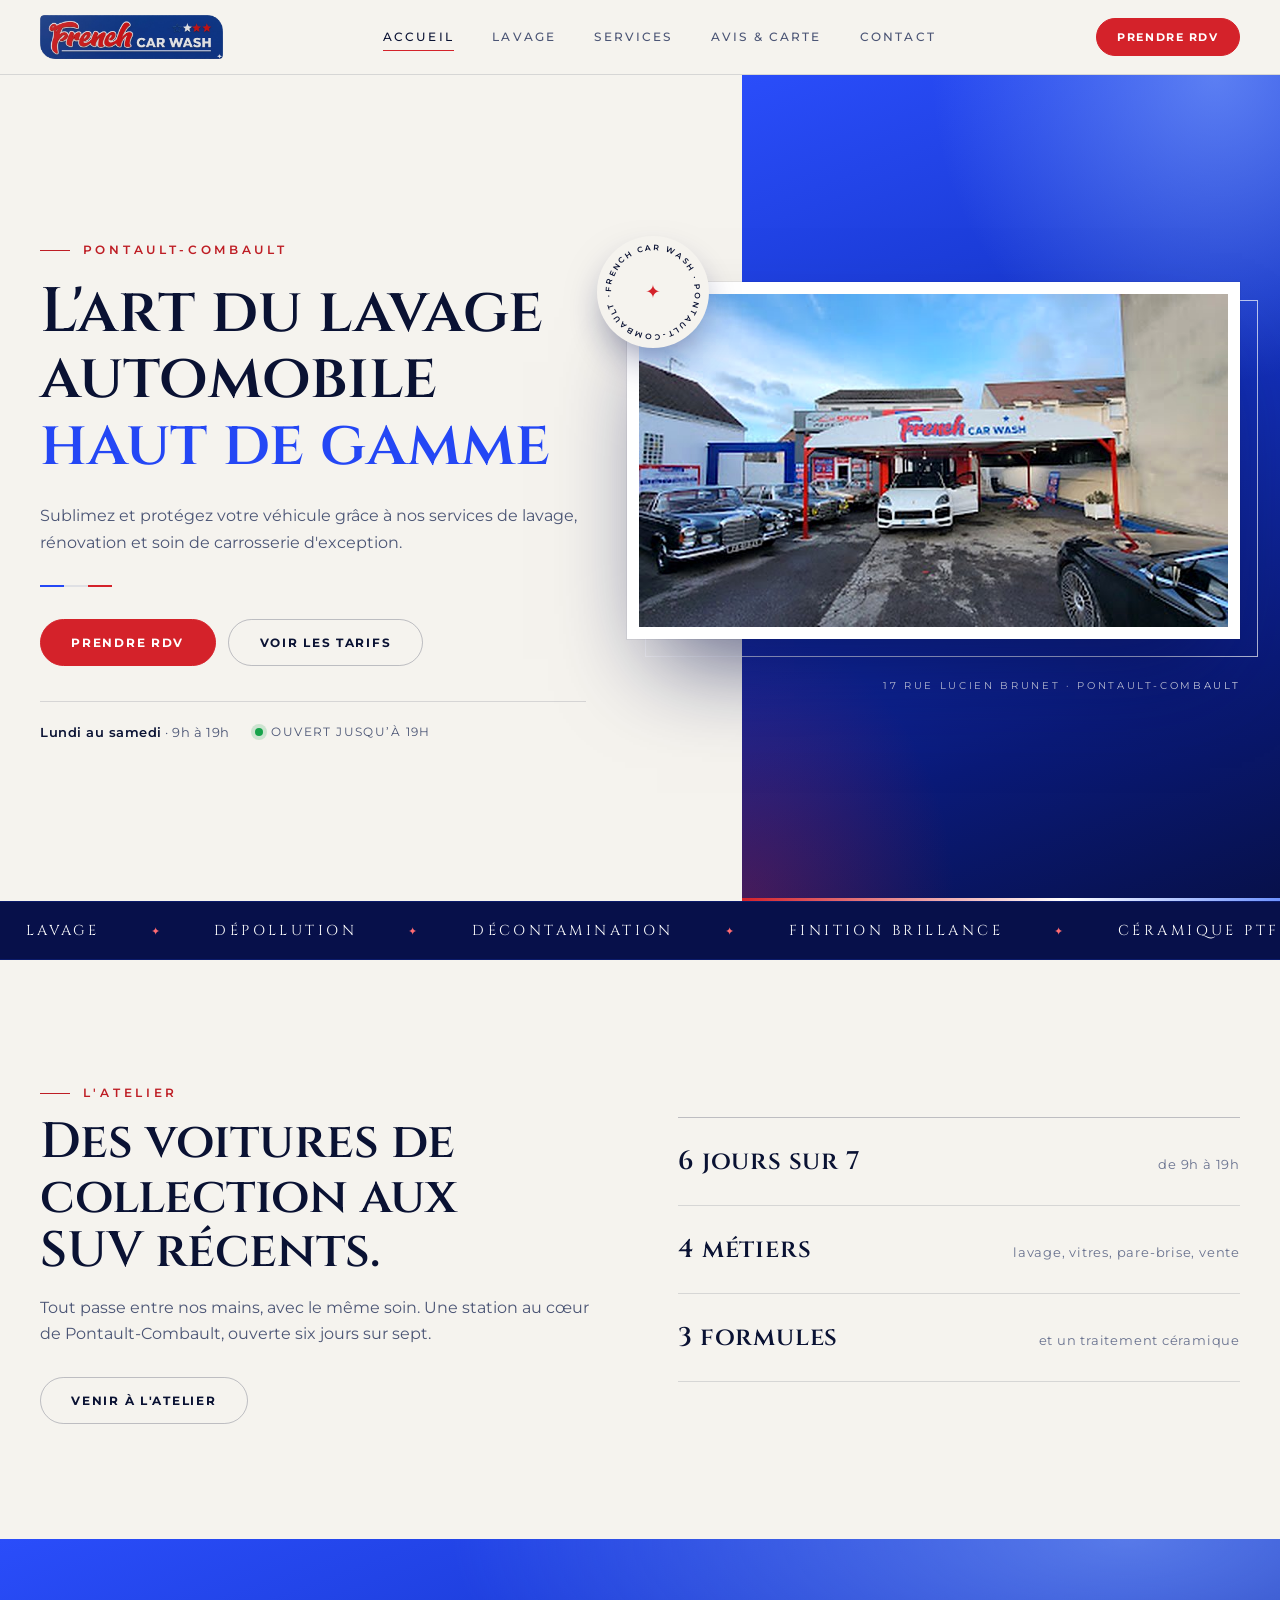
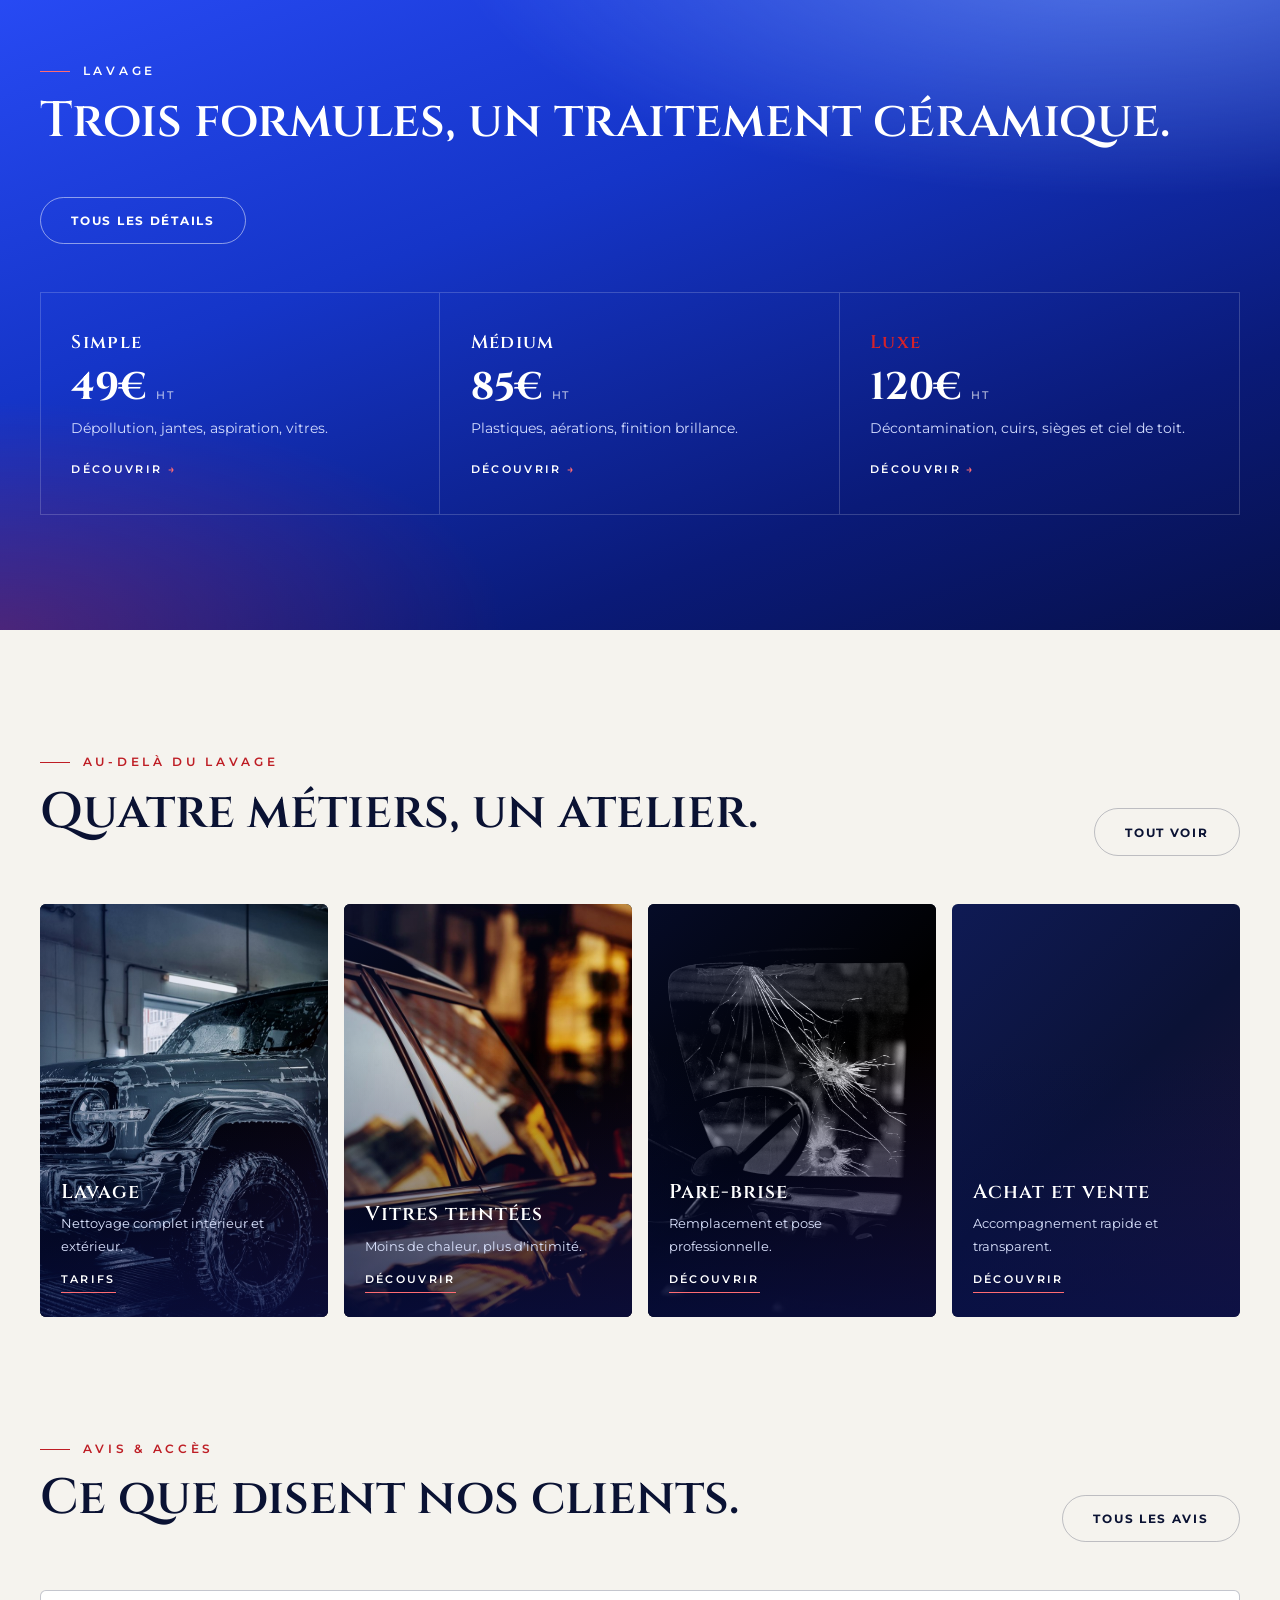
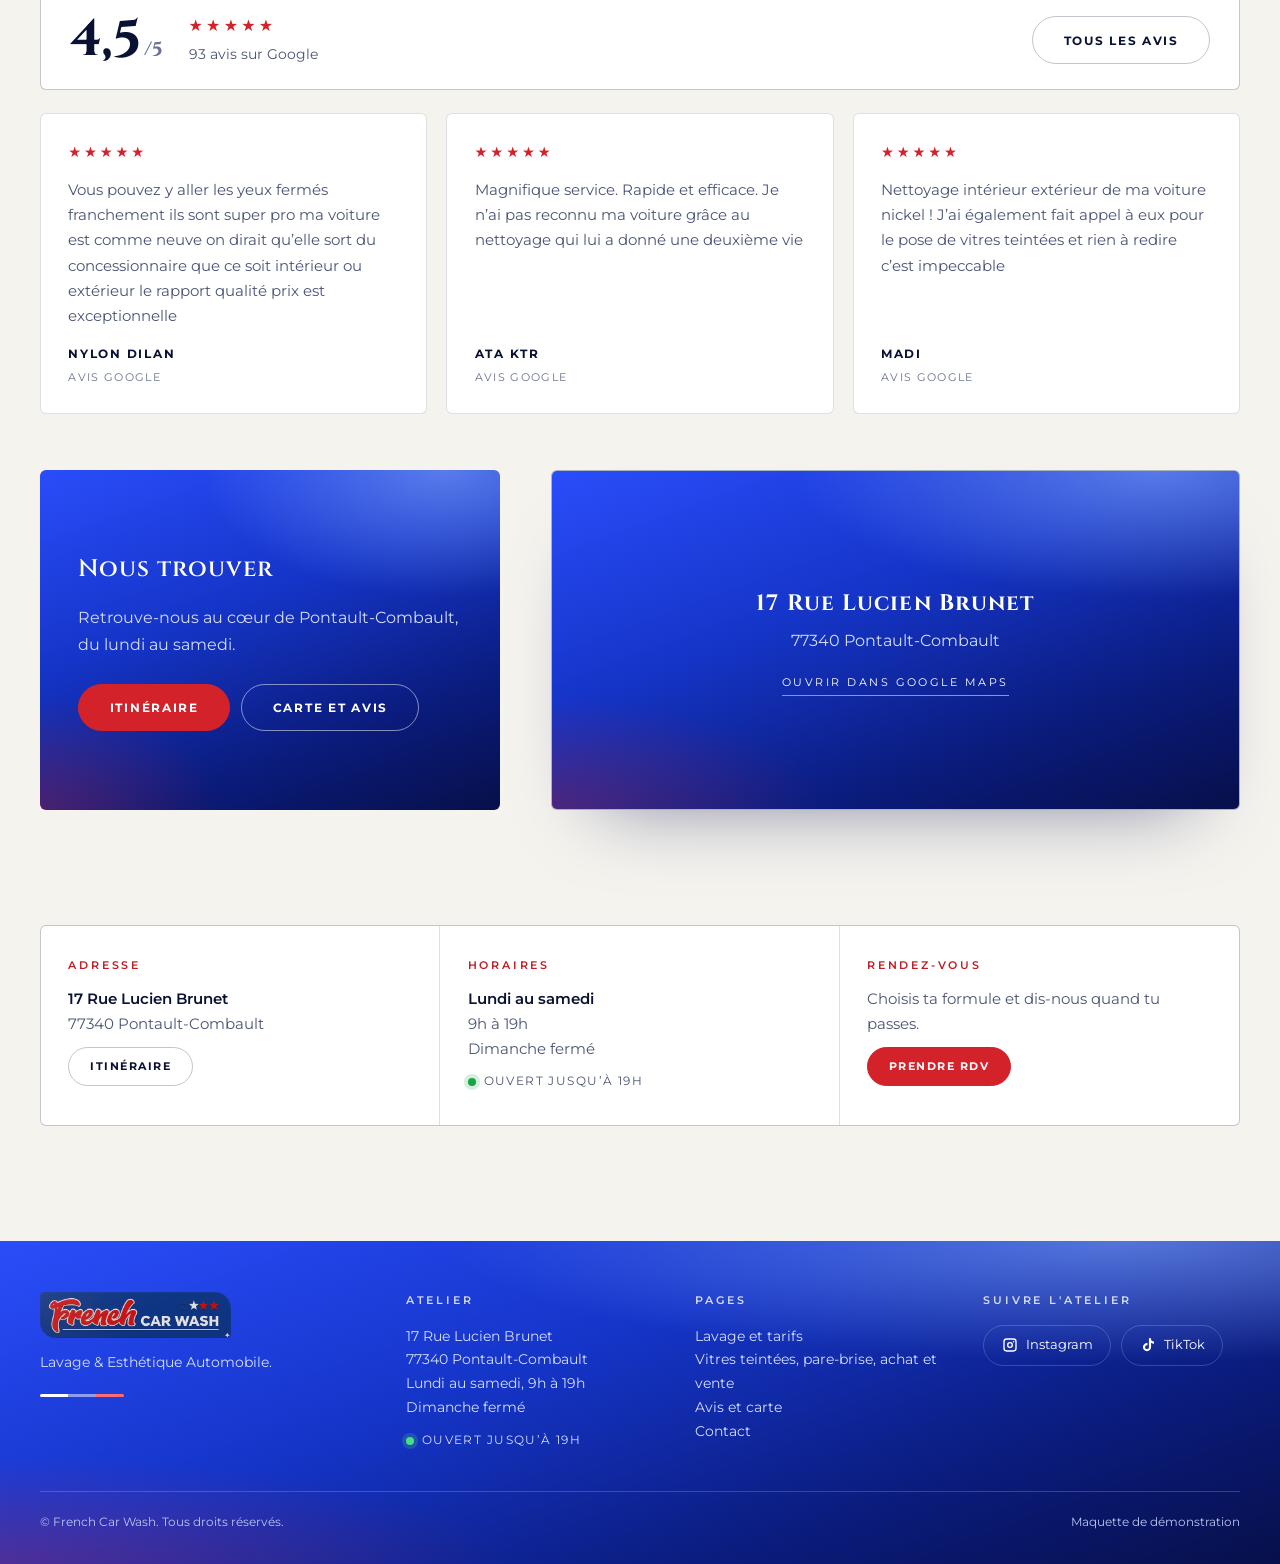
<file: index.html>
<!doctype html>
<html lang="fr">
<head>
<meta charset="utf-8">
<meta name="viewport" content="width=device-width, initial-scale=1, viewport-fit=cover">
<title>French Car Wash</title>
<meta name="description" content="Lavage et esthétique automobile haut de gamme à Pontault-Combault.">
<link rel="preconnect" href="https://fonts.googleapis.com">
<link rel="preconnect" href="https://fonts.gstatic.com" crossorigin>
<link href="https://fonts.googleapis.com/css2?family=Cinzel:wght@600;700;900&family=Montserrat:wght@300;400;500;600;700&display=swap" rel="stylesheet">
<link rel="stylesheet" href="css/style.css">
<script>(function(){try{if('scrollRestoration' in history)history.scrollRestoration='manual'}catch(e){}try{var d=document.documentElement;if(!matchMedia('(prefers-reduced-motion: reduce)').matches){if(sessionStorage.getItem('fc-nav')){d.classList.add('pt','arr');sessionStorage.removeItem('fc-nav')}else if(!sessionStorage.getItem('fc-seen')){d.classList.add('pt')}sessionStorage.setItem('fc-seen','1')}}catch(e){}})();</script>
</head>
<body>
<div class="curtain" id="curtain" aria-hidden="true"><div class="c-logo"><img src="img/logo.png" alt="" width="620" height="149"><span class="c-shine"></span></div><div class="c-bar"><i></i></div></div>
<header class="header">
  <div class="wrap nav">
    <a class="brand" href="index.html" aria-label="French Car Wash, accueil"><img src="img/logo.png" alt="French Car Wash" width="170" height="41"></a>
    <ul class="links" id="menu"><li><a href="index.html" aria-current="page">Accueil</a></li><li><a href="lavage.html">Lavage</a></li><li><a href="services.html">Services</a></li><li><a href="avis.html">Avis &amp; carte</a></li><li><a href="contact.html">Contact</a></li></ul>
    <a class="btn sm" href="contact.html">Prendre RDV</a>
    <button class="burger" type="button" aria-label="Menu" aria-expanded="false" aria-controls="menu"><i></i></button>
  </div>
</header>
<main id="top">
<section class="lhero" id="top-hero">
  <div class="wrap lgrid">
    <div class="lcopy">
      <span class="eyebrow rise" style="--d:.05s">Pontault-Combault</span>
      <h1 class="rise" style="--d:.15s">L'art du lavage automobile <em>haut de gamme</em></h1>
      <p class="lead rise" style="--d:.3s">Sublimez et protégez votre véhicule grâce à nos services de lavage, rénovation et soin de carrosserie d'exception.</p>
      <div class="rule3 rise" style="--d:.38s" aria-hidden="true"><i></i><i></i><i></i></div>
      <div class="cta rise" style="--d:.46s"><a class="btn" href="contact.html">Prendre RDV</a><a class="btn ghost" href="lavage.html">Voir les tarifs</a></div>
      <div class="lmeta rise" style="--d:.58s"><span><b>Lundi au samedi</b> · 9h à 19h</span><div class="status"><i></i><span></span></div></div>
    </div>
    <div class="panelblue">
      <figure class="plate rise" style="--d:.3s" id="plate">
        <div class="badge-rot" aria-hidden="true"><svg viewBox="0 0 120 120"><defs><path id="circ" d="M60,60 m-45,0 a45,45 0 1,1 90,0 a45,45 0 1,1 -90,0"/></defs><text><textPath href="#circ" textLength="280" lengthAdjust="spacing">FRENCH CAR WASH · PONTAULT-COMBAULT · </textPath></text></svg><b>✦</b></div>
        <div class="mat"><div class="imgwrap"><img src="img/st-portique.jpg" alt="Le portique de lavage French Car Wash, avec un SUV blanc et des voitures de collection" width="736" height="416"></div></div>
        <figcaption><span>17 Rue Lucien Brunet · Pontault-Combault</span></figcaption>
      </figure>
    </div>
  </div>
</section>

<div class="marq" aria-hidden="true"><div class="marq-track"><span>Lavage</span><span>Dépollution</span><span>Décontamination</span><span>Finition brillance</span><span>Céramique PTFE 12%</span><span>Vitres teintées</span><span>Pare-brise</span><span>Achat et vente</span><span>Lavage</span><span>Dépollution</span><span>Décontamination</span><span>Finition brillance</span><span>Céramique PTFE 12%</span><span>Vitres teintées</span><span>Pare-brise</span><span>Achat et vente</span></div></div>

<section class="block">
  <div class="wrap atelier">
    <div class="mv">
      <span class="eyebrow">L'atelier</span>
      <h2 class="h2">Des voitures de collection aux SUV récents.</h2>
      <p class="lead">Tout passe entre nos mains, avec le même soin. Une station au cœur de Pontault-Combault, ouverte six jours sur sept.</p>
      <div style="margin-top:1.8rem"><a class="btn ghost" href="contact.html">Venir à l'atelier</a></div>
    </div>
    <div class="stats mv"><div><b>6 jours sur 7</b><span>de 9h à 19h</span></div><div><b>4 métiers</b><span>lavage, vitres, pare-brise, vente</span></div><div><b>3 formules</b><span>et un traitement céramique</span></div></div>
  </div>
</section>

<section class="block dark">
  <div class="wrap">
    <div class="sec-head"><div><span class="eyebrow">Lavage</span><h2 class="h2">Trois formules, un traitement céramique.</h2></div><a class="btn ghost" href="lavage.html">Tous les détails</a></div>
    <div class="fstrip mv">
      <a href="lavage.html"><b>Simple</b><span class="gp">49€ <small>HT</small></span><p>Dépollution, jantes, aspiration, vitres.</p><span class="more">Découvrir</span></a>
      <a href="lavage.html"><b>Médium</b><span class="gp">85€ <small>HT</small></span><p>Plastiques, aérations, finition brillance.</p><span class="more">Découvrir</span></a>
      <a href="lavage.html"><b style="color:var(--red)">Luxe</b><span class="gp">120€ <small>HT</small></span><p>Décontamination, cuirs, sièges et ciel de toit.</p><span class="more">Découvrir</span></a>
    </div>
  </div>
</section>

<section class="block">
  <div class="wrap">
    <div class="sec-head">
      <div><span class="eyebrow">Au-delà du lavage</span><h2 class="h2">Quatre métiers, un atelier.</h2></div>
      <a class="btn ghost" href="services.html">Tout voir</a>
    </div>
    <div class="svc">
      <a class="mv" href="lavage.html"><div class="ph"><img src="img/mousse.jpg" alt="Véhicule recouvert de mousse dans un atelier de lavage" style="object-position:50% 40%" decoding="async"></div><div class="cap"><h3>Lavage</h3><p>Nettoyage complet intérieur et extérieur.</p><span>Tarifs</span></div></a>
      <a class="mv" href="services.html"><div class="ph"><img src="img/vitre.jpg" alt="Reflets de bâtiments sur une vitre de voiture" style="object-position:72% 50%" decoding="async"></div><div class="cap"><h3>Vitres teintées</h3><p>Moins de chaleur, plus d'intimité.</p><span>Découvrir</span></div></a>
      <a class="mv" href="services.html"><div class="ph"><img src="img/parebrise.jpg" alt="Pare-brise fissuré" style="object-position:50% 35%" decoding="async"></div><div class="cap"><h3>Pare-brise</h3><p>Remplacement et pose professionnelle.</p><span>Découvrir</span></div></a>
      <a class="mv" href="services.html"><div class="ph"><img src="img/cle.jpg" alt="Remise de clé de voiture" style="object-position:50% 40%" decoding="async"></div><div class="cap"><h3>Achat et vente</h3><p>Accompagnement rapide et transparent.</p><span>Découvrir</span></div></a>
    </div>
  </div>
</section>

<section class="block" data-s="avis" style="padding-top:0">
  <div class="wrap">
    <div class="sec-head"><div><span class="eyebrow">Avis &amp; accès</span><h2 class="h2">Ce que disent nos clients.</h2></div><a class="btn ghost" href="avis.html">Tous les avis</a></div>
    <div class="score"><div class="big">4,5<small>/5</small></div><div><span class="st" aria-hidden="true">★★★★★</span><p>93 avis sur Google</p></div><a class="btn ghost" href="https://share.google/KAlrxgxpI2oIXg9dF" target="_blank" rel="noopener">Tous les avis</a></div>
    <div class="reviews" style="margin-bottom:clamp(2rem,5vw,3.5rem)">
      <article class="rv mv"><span class="st" aria-label="5 sur 5">★★★★★</span><p>Vous pouvez y aller les yeux fermés franchement ils sont super pro ma voiture est comme neuve on dirait qu’elle sort du concessionnaire que ce soit intérieur ou extérieur le rapport qualité prix est exceptionnelle</p><b>Nylon Dilan</b><small>Avis Google</small></article><article class="rv mv"><span class="st" aria-label="5 sur 5">★★★★★</span><p>Magnifique service. Rapide et efficace. Je n’ai pas reconnu ma voiture grâce au nettoyage qui lui a donné une deuxième vie</p><b>ata ktr</b><small>Avis Google</small></article><article class="rv mv"><span class="st" aria-label="5 sur 5">★★★★★</span><p>Nettoyage intérieur extérieur de ma voiture nickel ! J’ai également fait appel à eux pour le pose de vitres teintées et rien à redire c’est impeccable</p><b>Madi</b><small>Avis Google</small></article>
    </div>
    <div class="access">
      <div class="gcard mv">
        <h3>Nous trouver</h3>
        <p>Retrouve-nous au cœur de Pontault-Combault, du lundi au samedi.</p>
        <div class="cta"><a class="btn" href="https://share.google/KAlrxgxpI2oIXg9dF" target="_blank" rel="noopener">Itinéraire</a><a class="btn ghost" href="avis.html">Carte et avis</a></div>
      </div>
      <div class="map mv"><a class="mapfb" href="https://www.google.com/maps/search/?api=1&amp;query=French+Car+Wash+17+Rue+Lucien+Brunet+77340+Pontault-Combault" target="_blank" rel="noopener"><b>17 Rue Lucien Brunet</b><span>77340 Pontault-Combault</span><em>Ouvrir dans Google Maps</em></a></div>
    </div>
  </div>
</section>

<section class="block" style="padding-top:0">
  <div class="wrap">
    <div class="info">
      <div><h3>Adresse</h3><p><strong>17 Rue Lucien Brunet</strong><br>77340 Pontault-Combault</p><p style="margin-top:.7rem"><a class="btn sm ghost" href="https://www.google.com/maps/search/?api=1&amp;query=17+Rue+Lucien+Brunet+77340+Pontault-Combault" target="_blank" rel="noopener">Itinéraire</a></p></div>
      <div><h3>Horaires</h3><p><strong>Lundi au samedi</strong><br>9h à 19h<br>Dimanche fermé</p><div class="status"><i></i><span></span></div></div>
      <div><h3>Rendez-vous</h3><p>Choisis ta formule et dis-nous quand tu passes.</p><p style="margin-top:.7rem"><a class="btn sm" href="contact.html">Prendre RDV</a></p></div>
    </div>
  </div>
</section>
</main>
<footer>
  <div class="wrap">
    <div class="foot">
      <div>
        <a class="brand" href="index.html" aria-label="French Car Wash"><img src="img/logo.png" alt="French Car Wash" width="170" height="41"></a>
        <p style="margin-top:.8rem;max-width:30ch">Lavage &amp; Esthétique Automobile.</p>
        <div class="tri" aria-hidden="true"><i></i><i></i><i></i></div>
      </div>
      <div>
        <h4>Atelier</h4>
        <p>17 Rue Lucien Brunet<br>77340 Pontault-Combault</p>
        <p>Lundi au samedi, 9h à 19h<br>Dimanche fermé</p>
        <div class="status"><i></i><span></span></div>
      </div>
      <div>
        <h4>Pages</h4>
        <ul>
          <li><a href="lavage.html">Lavage et tarifs</a></li>
          <li><a href="services.html">Vitres teintées, pare-brise, achat et vente</a></li>
          <li><a href="avis.html">Avis et carte</a></li>
          <li><a href="contact.html">Contact</a></li>
        </ul>
      </div>
      <div>
        <h4>Suivre l'atelier</h4>
        <div class="soc"><a class="pill" href="https://www.instagram.com/frenchcarwash77/" target="_blank" rel="noopener"><svg viewBox="0 0 24 24" aria-hidden="true"><path d="M7 2h10a5 5 0 0 1 5 5v10a5 5 0 0 1-5 5H7a5 5 0 0 1-5-5V7a5 5 0 0 1 5-5zm0 2a3 3 0 0 0-3 3v10a3 3 0 0 0 3 3h10a3 3 0 0 0 3-3V7a3 3 0 0 0-3-3H7zm5 3.5A4.5 4.5 0 1 1 7.5 12 4.5 4.5 0 0 1 12 7.5zm0 2A2.5 2.5 0 1 0 14.5 12 2.5 2.5 0 0 0 12 9.5zM17.2 6a1.1 1.1 0 1 1-1.1 1.1A1.1 1.1 0 0 1 17.2 6z"/></svg>Instagram</a><a class="pill" href="https://www.tiktok.com/@frenchcarwash" target="_blank" rel="noopener"><svg viewBox="0 0 24 24" aria-hidden="true"><path d="M16.6 2h-3.2v13.2a2.9 2.9 0 1 1-2.9-2.9c.3 0 .6 0 .8.1V9.1a6.1 6.1 0 1 0 5.3 6V8.6a7.6 7.6 0 0 0 4.4 1.4V6.8A4.4 4.4 0 0 1 16.6 2z"/></svg>TikTok</a></div>
      </div>
    </div>
    <div class="legal"><span>&copy; French Car Wash. Tous droits réservés.</span><span>Maquette de démonstration</span></div>
  </div>
</footer>
<script src="js/main.js"></script>
</body>
</html>
</file>
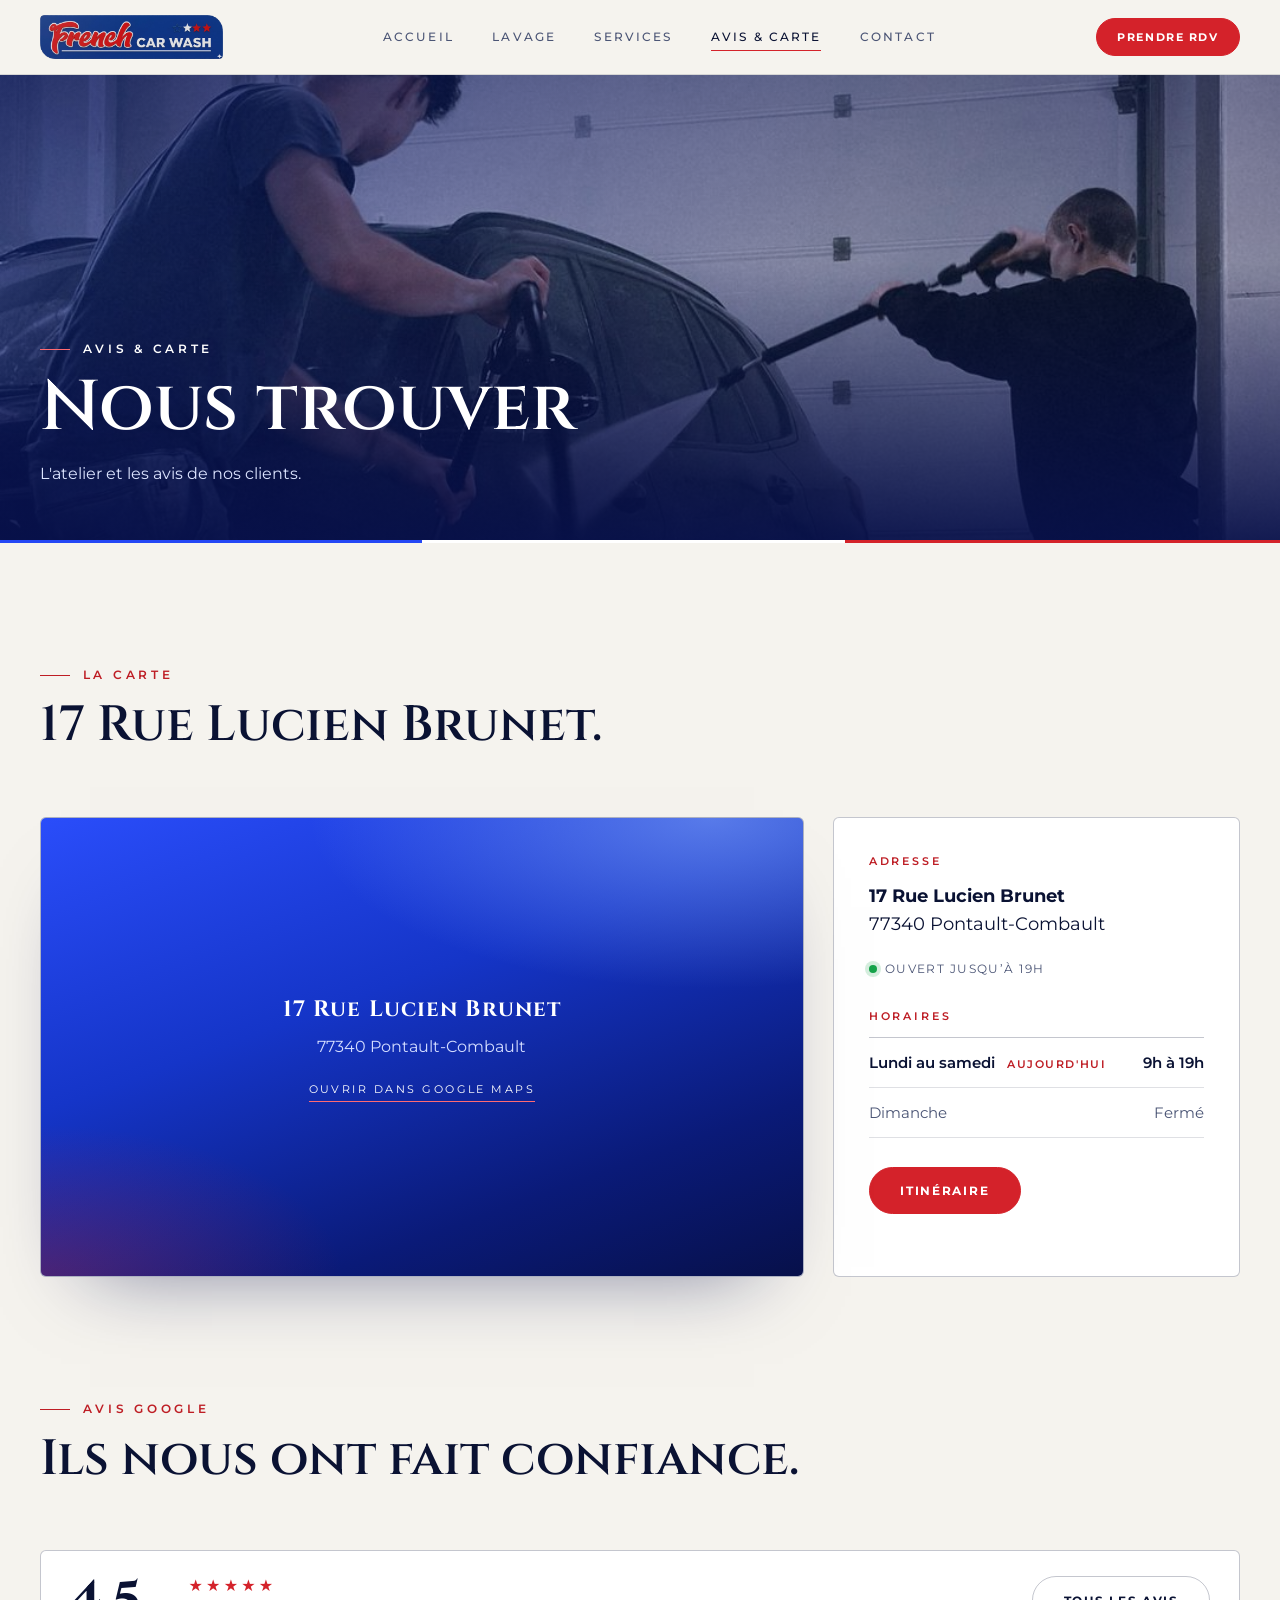
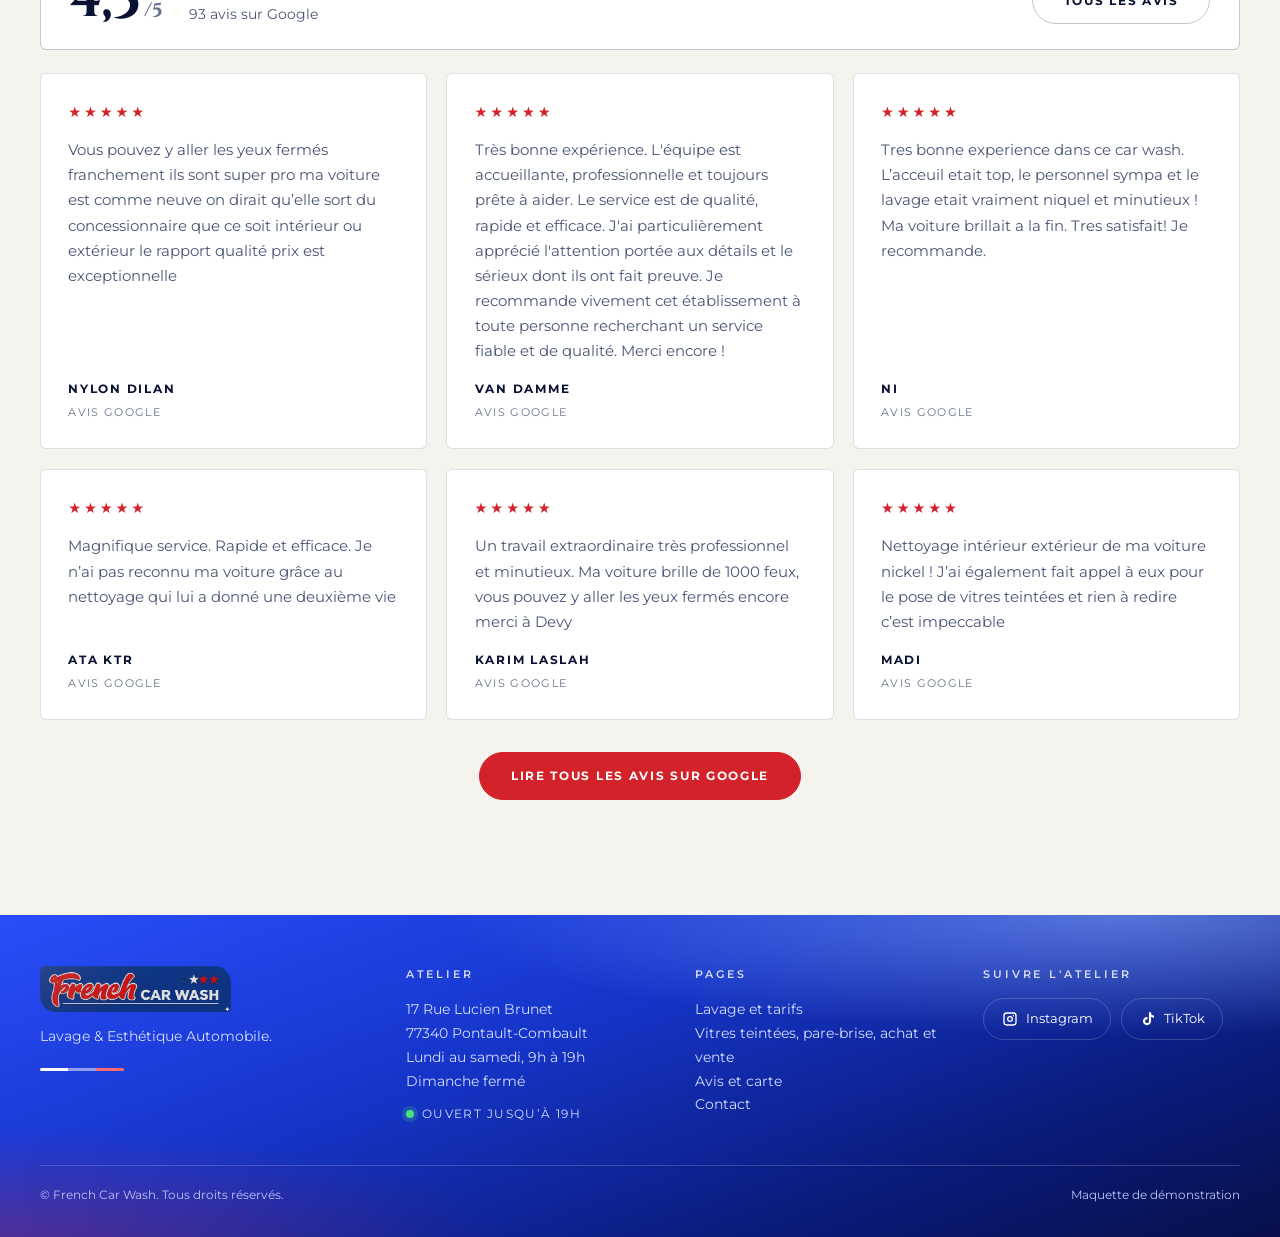
<file: avis.html>
<!doctype html>
<html lang="fr">
<head>
<meta charset="utf-8">
<meta name="viewport" content="width=device-width, initial-scale=1, viewport-fit=cover">
<title>Avis et carte | French Car Wash</title>
<meta name="description" content="Où trouver French Car Wash à Pontault-Combault et les avis Google de nos clients.">
<link rel="preconnect" href="https://fonts.googleapis.com">
<link rel="preconnect" href="https://fonts.gstatic.com" crossorigin>
<link href="https://fonts.googleapis.com/css2?family=Cinzel:wght@600;700;900&family=Montserrat:wght@300;400;500;600;700&display=swap" rel="stylesheet">
<link rel="stylesheet" href="css/style.css">
<script>(function(){try{if('scrollRestoration' in history)history.scrollRestoration='manual'}catch(e){}try{var d=document.documentElement;if(!matchMedia('(prefers-reduced-motion: reduce)').matches){if(sessionStorage.getItem('fc-nav')){d.classList.add('pt','arr');sessionStorage.removeItem('fc-nav')}else if(!sessionStorage.getItem('fc-seen')){d.classList.add('pt')}sessionStorage.setItem('fc-seen','1')}}catch(e){}})();</script>
</head>
<body>
<div class="curtain" id="curtain" aria-hidden="true"><div class="c-logo"><img src="img/logo.png" alt="" width="620" height="149"><span class="c-shine"></span></div><div class="c-bar"><i></i></div></div>
<header class="header">
  <div class="wrap nav">
    <a class="brand" href="index.html" aria-label="French Car Wash, accueil"><img src="img/logo.png" alt="French Car Wash" width="170" height="41"></a>
    <ul class="links" id="menu"><li><a href="index.html">Accueil</a></li><li><a href="lavage.html">Lavage</a></li><li><a href="services.html">Services</a></li><li><a href="avis.html" aria-current="page">Avis &amp; carte</a></li><li><a href="contact.html">Contact</a></li></ul>
    <a class="btn sm" href="contact.html">Prendre RDV</a>
    <button class="burger" type="button" aria-label="Menu" aria-expanded="false" aria-controls="menu"><i></i></button>
  </div>
</header>
<main>
<section class="phero grain">
  <div class="ph"><img src="img/jet.jpg" alt="" style="object-position:50% 40%" decoding="async"></div>
  <div class="wrap"><span class="eyebrow">Avis &amp; carte</span><h1>Nous trouver</h1><p class="lead">L'atelier et les avis de nos clients.</p></div>
</section>

<section class="block">
  <div class="wrap">
    <div class="sec-head"><div><span class="eyebrow">La carte</span><h2 class="h2">17 Rue Lucien Brunet.</h2></div></div>
    <div class="mapwrap">
      <div class="map mv"><a class="mapfb" href="https://www.google.com/maps/search/?api=1&amp;query=French+Car+Wash+17+Rue+Lucien+Brunet+77340+Pontault-Combault" target="_blank" rel="noopener"><b>17 Rue Lucien Brunet</b><span>77340 Pontault-Combault</span><em>Ouvrir dans Google Maps</em></a></div>
      <div class="side mv">
        <h3>Adresse</h3>
        <p class="addr"><strong>17 Rue Lucien Brunet</strong><br>77340 Pontault-Combault</p>
        <div class="status"><i></i><span></span></div>
        <h3 style="margin-top:.4rem">Horaires</h3>
        <ul class="hours" style="margin-top:0">
          <li data-d="lundi,mardi,mercredi,jeudi,vendredi,samedi"><span>Lundi au samedi</span><span>9h à 19h</span></li>
          <li data-d="dimanche"><span>Dimanche</span><span>Fermé</span></li>
        </ul>
        <a class="btn" style="margin-top:1.8rem" href="https://www.google.com/maps/search/?api=1&amp;query=French+Car+Wash+17+Rue+Lucien+Brunet+77340+Pontault-Combault" target="_blank" rel="noopener">Itinéraire</a>
      </div>
    </div>
  </div>
</section>

<section class="block" data-s="avis" style="padding-top:0">
  <div class="wrap">
    <div class="sec-head"><div><span class="eyebrow">Avis Google</span><h2 class="h2">Ils nous ont fait confiance.</h2></div></div>
    <div class="score mv"><div class="big">4,5<small>/5</small></div><div><span class="st" aria-hidden="true">★★★★★</span><p>93 avis sur Google</p></div><a class="btn ghost" href="https://share.google/KAlrxgxpI2oIXg9dF" target="_blank" rel="noopener">Tous les avis</a></div>
    <div class="reviews">
      <article class="rv mv"><span class="st" aria-label="5 sur 5">★★★★★</span><p>Vous pouvez y aller les yeux fermés franchement ils sont super pro ma voiture est comme neuve on dirait qu’elle sort du concessionnaire que ce soit intérieur ou extérieur le rapport qualité prix est exceptionnelle</p><b>Nylon Dilan</b><small>Avis Google</small></article><article class="rv mv"><span class="st" aria-label="5 sur 5">★★★★★</span><p>Très bonne expérience. L'équipe est accueillante, professionnelle et toujours prête à aider. Le service est de qualité, rapide et efficace. J'ai particulièrement apprécié l'attention portée aux détails et le sérieux dont ils ont fait preuve. Je recommande vivement cet établissement à toute personne recherchant un service fiable et de qualité. Merci encore !</p><b>Van Damme</b><small>Avis Google</small></article><article class="rv mv"><span class="st" aria-label="5 sur 5">★★★★★</span><p>Tres bonne experience dans ce car wash. L’acceuil etait top, le personnel sympa et le lavage etait vraiment niquel et minutieux ! Ma voiture brillait a la fin. Tres satisfait! Je recommande.</p><b>NI</b><small>Avis Google</small></article><article class="rv mv"><span class="st" aria-label="5 sur 5">★★★★★</span><p>Magnifique service. Rapide et efficace. Je n’ai pas reconnu ma voiture grâce au nettoyage qui lui a donné une deuxième vie</p><b>ata ktr</b><small>Avis Google</small></article><article class="rv mv"><span class="st" aria-label="5 sur 5">★★★★★</span><p>Un travail extraordinaire très professionnel et minutieux. Ma voiture brille de 1000 feux, vous pouvez y aller les yeux fermés encore merci à Devy</p><b>Karim Laslah</b><small>Avis Google</small></article><article class="rv mv"><span class="st" aria-label="5 sur 5">★★★★★</span><p>Nettoyage intérieur extérieur de ma voiture nickel ! J’ai également fait appel à eux pour le pose de vitres teintées et rien à redire c’est impeccable</p><b>Madi</b><small>Avis Google</small></article>
    </div>
    <div style="margin-top:2rem;text-align:center"><a class="btn" href="https://share.google/KAlrxgxpI2oIXg9dF" target="_blank" rel="noopener">Lire tous les avis sur Google</a></div>
  </div>
</section>
</main>
<footer>
  <div class="wrap">
    <div class="foot">
      <div>
        <a class="brand" href="index.html" aria-label="French Car Wash"><img src="img/logo.png" alt="French Car Wash" width="170" height="41"></a>
        <p style="margin-top:.8rem;max-width:30ch">Lavage &amp; Esthétique Automobile.</p>
        <div class="tri" aria-hidden="true"><i></i><i></i><i></i></div>
      </div>
      <div>
        <h4>Atelier</h4>
        <p>17 Rue Lucien Brunet<br>77340 Pontault-Combault</p>
        <p>Lundi au samedi, 9h à 19h<br>Dimanche fermé</p>
        <div class="status"><i></i><span></span></div>
      </div>
      <div>
        <h4>Pages</h4>
        <ul>
          <li><a href="lavage.html">Lavage et tarifs</a></li>
          <li><a href="services.html">Vitres teintées, pare-brise, achat et vente</a></li>
          <li><a href="avis.html">Avis et carte</a></li>
          <li><a href="contact.html">Contact</a></li>
        </ul>
      </div>
      <div>
        <h4>Suivre l'atelier</h4>
        <div class="soc"><a class="pill" href="https://www.instagram.com/frenchcarwash77/" target="_blank" rel="noopener"><svg viewBox="0 0 24 24" aria-hidden="true"><path d="M7 2h10a5 5 0 0 1 5 5v10a5 5 0 0 1-5 5H7a5 5 0 0 1-5-5V7a5 5 0 0 1 5-5zm0 2a3 3 0 0 0-3 3v10a3 3 0 0 0 3 3h10a3 3 0 0 0 3-3V7a3 3 0 0 0-3-3H7zm5 3.5A4.5 4.5 0 1 1 7.5 12 4.5 4.5 0 0 1 12 7.5zm0 2A2.5 2.5 0 1 0 14.5 12 2.5 2.5 0 0 0 12 9.5zM17.2 6a1.1 1.1 0 1 1-1.1 1.1A1.1 1.1 0 0 1 17.2 6z"/></svg>Instagram</a><a class="pill" href="https://www.tiktok.com/@frenchcarwash" target="_blank" rel="noopener"><svg viewBox="0 0 24 24" aria-hidden="true"><path d="M16.6 2h-3.2v13.2a2.9 2.9 0 1 1-2.9-2.9c.3 0 .6 0 .8.1V9.1a6.1 6.1 0 1 0 5.3 6V8.6a7.6 7.6 0 0 0 4.4 1.4V6.8A4.4 4.4 0 0 1 16.6 2z"/></svg>TikTok</a></div>
      </div>
    </div>
    <div class="legal"><span>&copy; French Car Wash. Tous droits réservés.</span><span>Maquette de démonstration</span></div>
  </div>
</footer>
<script src="js/main.js"></script>
</body>
</html>
</file>
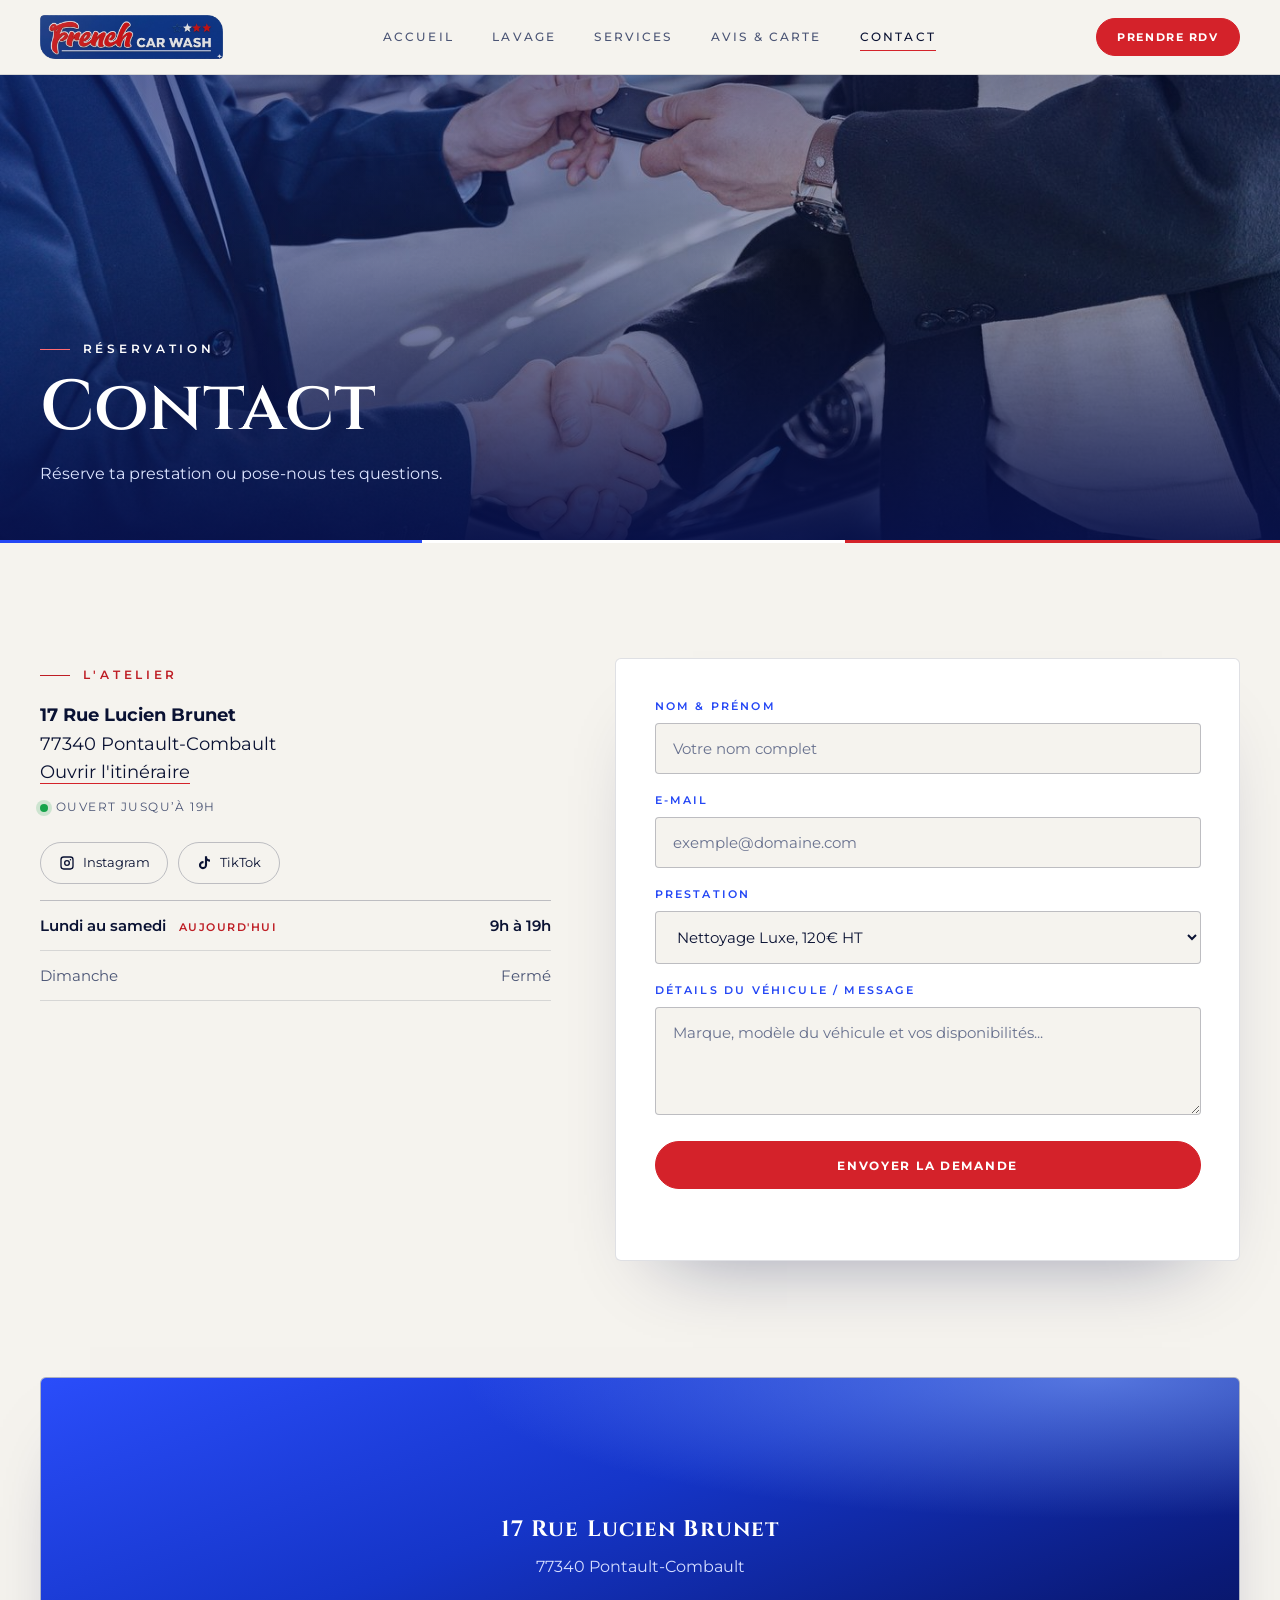
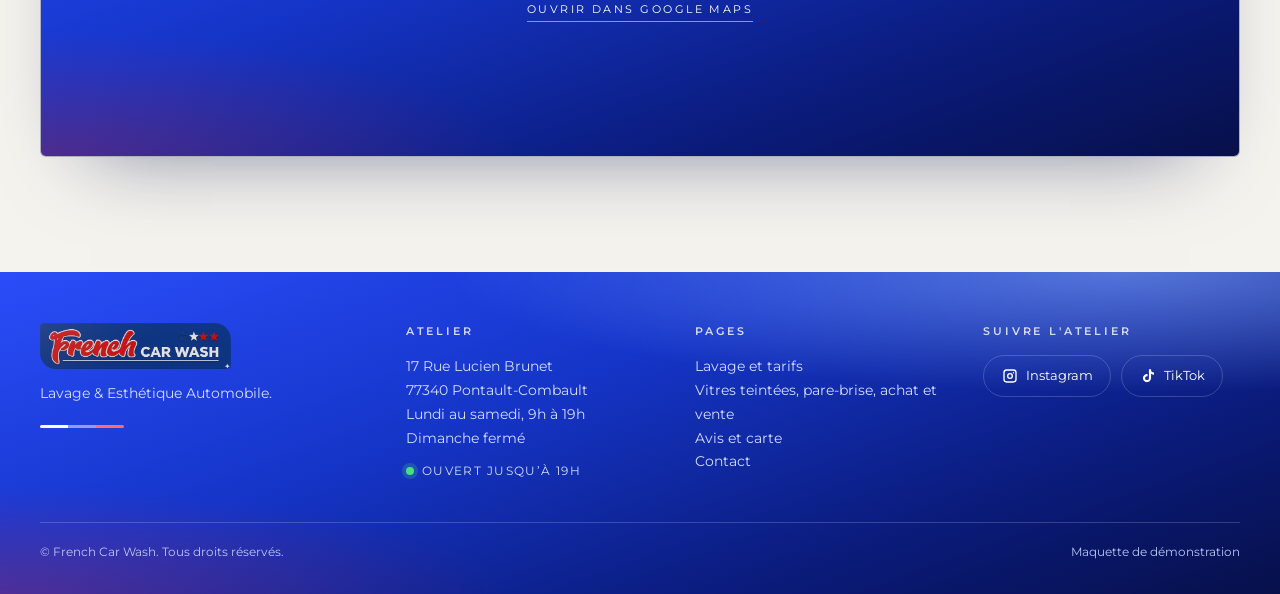
<file: contact.html>
<!doctype html>
<html lang="fr">
<head>
<meta charset="utf-8">
<meta name="viewport" content="width=device-width, initial-scale=1, viewport-fit=cover">
<title>Contact | French Car Wash</title>
<meta name="description" content="Prendre rendez-vous chez French Car Wash, 17 Rue Lucien Brunet à Pontault-Combault.">
<link rel="preconnect" href="https://fonts.googleapis.com">
<link rel="preconnect" href="https://fonts.gstatic.com" crossorigin>
<link href="https://fonts.googleapis.com/css2?family=Cinzel:wght@600;700;900&family=Montserrat:wght@300;400;500;600;700&display=swap" rel="stylesheet">
<link rel="stylesheet" href="css/style.css">
<script>(function(){try{if('scrollRestoration' in history)history.scrollRestoration='manual'}catch(e){}try{var d=document.documentElement;if(!matchMedia('(prefers-reduced-motion: reduce)').matches){if(sessionStorage.getItem('fc-nav')){d.classList.add('pt','arr');sessionStorage.removeItem('fc-nav')}else if(!sessionStorage.getItem('fc-seen')){d.classList.add('pt')}sessionStorage.setItem('fc-seen','1')}}catch(e){}})();</script>
</head>
<body>
<div class="curtain" id="curtain" aria-hidden="true"><div class="c-logo"><img src="img/logo.png" alt="" width="620" height="149"><span class="c-shine"></span></div><div class="c-bar"><i></i></div></div>
<header class="header">
  <div class="wrap nav">
    <a class="brand" href="index.html" aria-label="French Car Wash, accueil"><img src="img/logo.png" alt="French Car Wash" width="170" height="41"></a>
    <ul class="links" id="menu"><li><a href="index.html">Accueil</a></li><li><a href="lavage.html">Lavage</a></li><li><a href="services.html">Services</a></li><li><a href="avis.html">Avis &amp; carte</a></li><li><a href="contact.html" aria-current="page">Contact</a></li></ul>
    <a class="btn sm" href="contact.html">Prendre RDV</a>
    <button class="burger" type="button" aria-label="Menu" aria-expanded="false" aria-controls="menu"><i></i></button>
  </div>
</header>
<main>
<section class="phero grain">
  <div class="ph"><img src="img/poignee.jpg" alt="" style="object-position:40% 50%" decoding="async"></div>
  <div class="wrap"><span class="eyebrow">Réservation</span><h1>Contact</h1><p class="lead">Réserve ta prestation ou pose-nous tes questions.</p></div>
</section>

<section class="block">
  <div class="wrap contact">
    <div>
      <span class="eyebrow">L'atelier</span>
      <p class="addr"><strong>17 Rue Lucien Brunet</strong><br>77340 Pontault-Combault<br><a href="https://www.google.com/maps/search/?api=1&amp;query=17+Rue+Lucien+Brunet+77340+Pontault-Combault" target="_blank" rel="noopener">Ouvrir l'itinéraire</a></p>
      <div class="status"><i></i><span></span></div>
      <div style="margin-top:1.4rem"><div class="soc"><a class="pill" href="https://www.instagram.com/frenchcarwash77/" target="_blank" rel="noopener"><svg viewBox="0 0 24 24" aria-hidden="true"><path d="M7 2h10a5 5 0 0 1 5 5v10a5 5 0 0 1-5 5H7a5 5 0 0 1-5-5V7a5 5 0 0 1 5-5zm0 2a3 3 0 0 0-3 3v10a3 3 0 0 0 3 3h10a3 3 0 0 0 3-3V7a3 3 0 0 0-3-3H7zm5 3.5A4.5 4.5 0 1 1 7.5 12 4.5 4.5 0 0 1 12 7.5zm0 2A2.5 2.5 0 1 0 14.5 12 2.5 2.5 0 0 0 12 9.5zM17.2 6a1.1 1.1 0 1 1-1.1 1.1A1.1 1.1 0 0 1 17.2 6z"/></svg>Instagram</a><a class="pill" href="https://www.tiktok.com/@frenchcarwash" target="_blank" rel="noopener"><svg viewBox="0 0 24 24" aria-hidden="true"><path d="M16.6 2h-3.2v13.2a2.9 2.9 0 1 1-2.9-2.9c.3 0 .6 0 .8.1V9.1a6.1 6.1 0 1 0 5.3 6V8.6a7.6 7.6 0 0 0 4.4 1.4V6.8A4.4 4.4 0 0 1 16.6 2z"/></svg>TikTok</a></div></div>
      <ul class="hours">
        <li data-d="lundi,mardi,mercredi,jeudi,vendredi,samedi"><span>Lundi au samedi</span><span>9h à 19h</span></li>
        <li data-d="dimanche"><span>Dimanche</span><span>Fermé</span></li>
      </ul>
    </div>
    <form id="form" novalidate>
      <div><label for="nom">Nom &amp; prénom</label><input class="fld" id="nom" placeholder="Votre nom complet" autocomplete="name"></div>
      <div><label for="email">E-mail</label><input class="fld" id="email" type="email" placeholder="exemple@domaine.com" autocomplete="email"></div>
      <div><label for="formule">Prestation</label>
        <select class="fld" id="formule">
          <option value="simple">Nettoyage Simple, 49€ HT</option>
          <option value="medium">Nettoyage Médium, 85€ HT</option>
          <option value="luxe" selected>Nettoyage Luxe, 120€ HT</option>
          <option value="ceramique">Traitement Céramique, à partir de 60€ HT</option>
          <option value="vitres">Vitres teintées</option>
          <option value="parebrise">Pare-brise</option>
          <option value="vente">Achat ou vente de voiture</option>
        </select></div>
      <div><label for="msg">Détails du véhicule / message</label><textarea class="fld" id="msg" rows="4" placeholder="Marque, modèle du véhicule et vos disponibilités..."></textarea></div>
      <button class="btn" type="submit">Envoyer la demande</button>
      <p class="note" id="note" role="status"></p>
    </form>
  </div>
</section>
<section class="block" style="padding-top:0">
  <div class="wrap"><div class="map mv" style="min-height:380px"><a class="mapfb" href="https://www.google.com/maps/search/?api=1&amp;query=French+Car+Wash+17+Rue+Lucien+Brunet+77340+Pontault-Combault" target="_blank" rel="noopener"><b>17 Rue Lucien Brunet</b><span>77340 Pontault-Combault</span><em>Ouvrir dans Google Maps</em></a></div></div>
</section>
</main>
<footer>
  <div class="wrap">
    <div class="foot">
      <div>
        <a class="brand" href="index.html" aria-label="French Car Wash"><img src="img/logo.png" alt="French Car Wash" width="170" height="41"></a>
        <p style="margin-top:.8rem;max-width:30ch">Lavage &amp; Esthétique Automobile.</p>
        <div class="tri" aria-hidden="true"><i></i><i></i><i></i></div>
      </div>
      <div>
        <h4>Atelier</h4>
        <p>17 Rue Lucien Brunet<br>77340 Pontault-Combault</p>
        <p>Lundi au samedi, 9h à 19h<br>Dimanche fermé</p>
        <div class="status"><i></i><span></span></div>
      </div>
      <div>
        <h4>Pages</h4>
        <ul>
          <li><a href="lavage.html">Lavage et tarifs</a></li>
          <li><a href="services.html">Vitres teintées, pare-brise, achat et vente</a></li>
          <li><a href="avis.html">Avis et carte</a></li>
          <li><a href="contact.html">Contact</a></li>
        </ul>
      </div>
      <div>
        <h4>Suivre l'atelier</h4>
        <div class="soc"><a class="pill" href="https://www.instagram.com/frenchcarwash77/" target="_blank" rel="noopener"><svg viewBox="0 0 24 24" aria-hidden="true"><path d="M7 2h10a5 5 0 0 1 5 5v10a5 5 0 0 1-5 5H7a5 5 0 0 1-5-5V7a5 5 0 0 1 5-5zm0 2a3 3 0 0 0-3 3v10a3 3 0 0 0 3 3h10a3 3 0 0 0 3-3V7a3 3 0 0 0-3-3H7zm5 3.5A4.5 4.5 0 1 1 7.5 12 4.5 4.5 0 0 1 12 7.5zm0 2A2.5 2.5 0 1 0 14.5 12 2.5 2.5 0 0 0 12 9.5zM17.2 6a1.1 1.1 0 1 1-1.1 1.1A1.1 1.1 0 0 1 17.2 6z"/></svg>Instagram</a><a class="pill" href="https://www.tiktok.com/@frenchcarwash" target="_blank" rel="noopener"><svg viewBox="0 0 24 24" aria-hidden="true"><path d="M16.6 2h-3.2v13.2a2.9 2.9 0 1 1-2.9-2.9c.3 0 .6 0 .8.1V9.1a6.1 6.1 0 1 0 5.3 6V8.6a7.6 7.6 0 0 0 4.4 1.4V6.8A4.4 4.4 0 0 1 16.6 2z"/></svg>TikTok</a></div>
      </div>
    </div>
    <div class="legal"><span>&copy; French Car Wash. Tous droits réservés.</span><span>Maquette de démonstration</span></div>
  </div>
</footer>
<script src="js/main.js"></script>
</body>
</html>
</file>
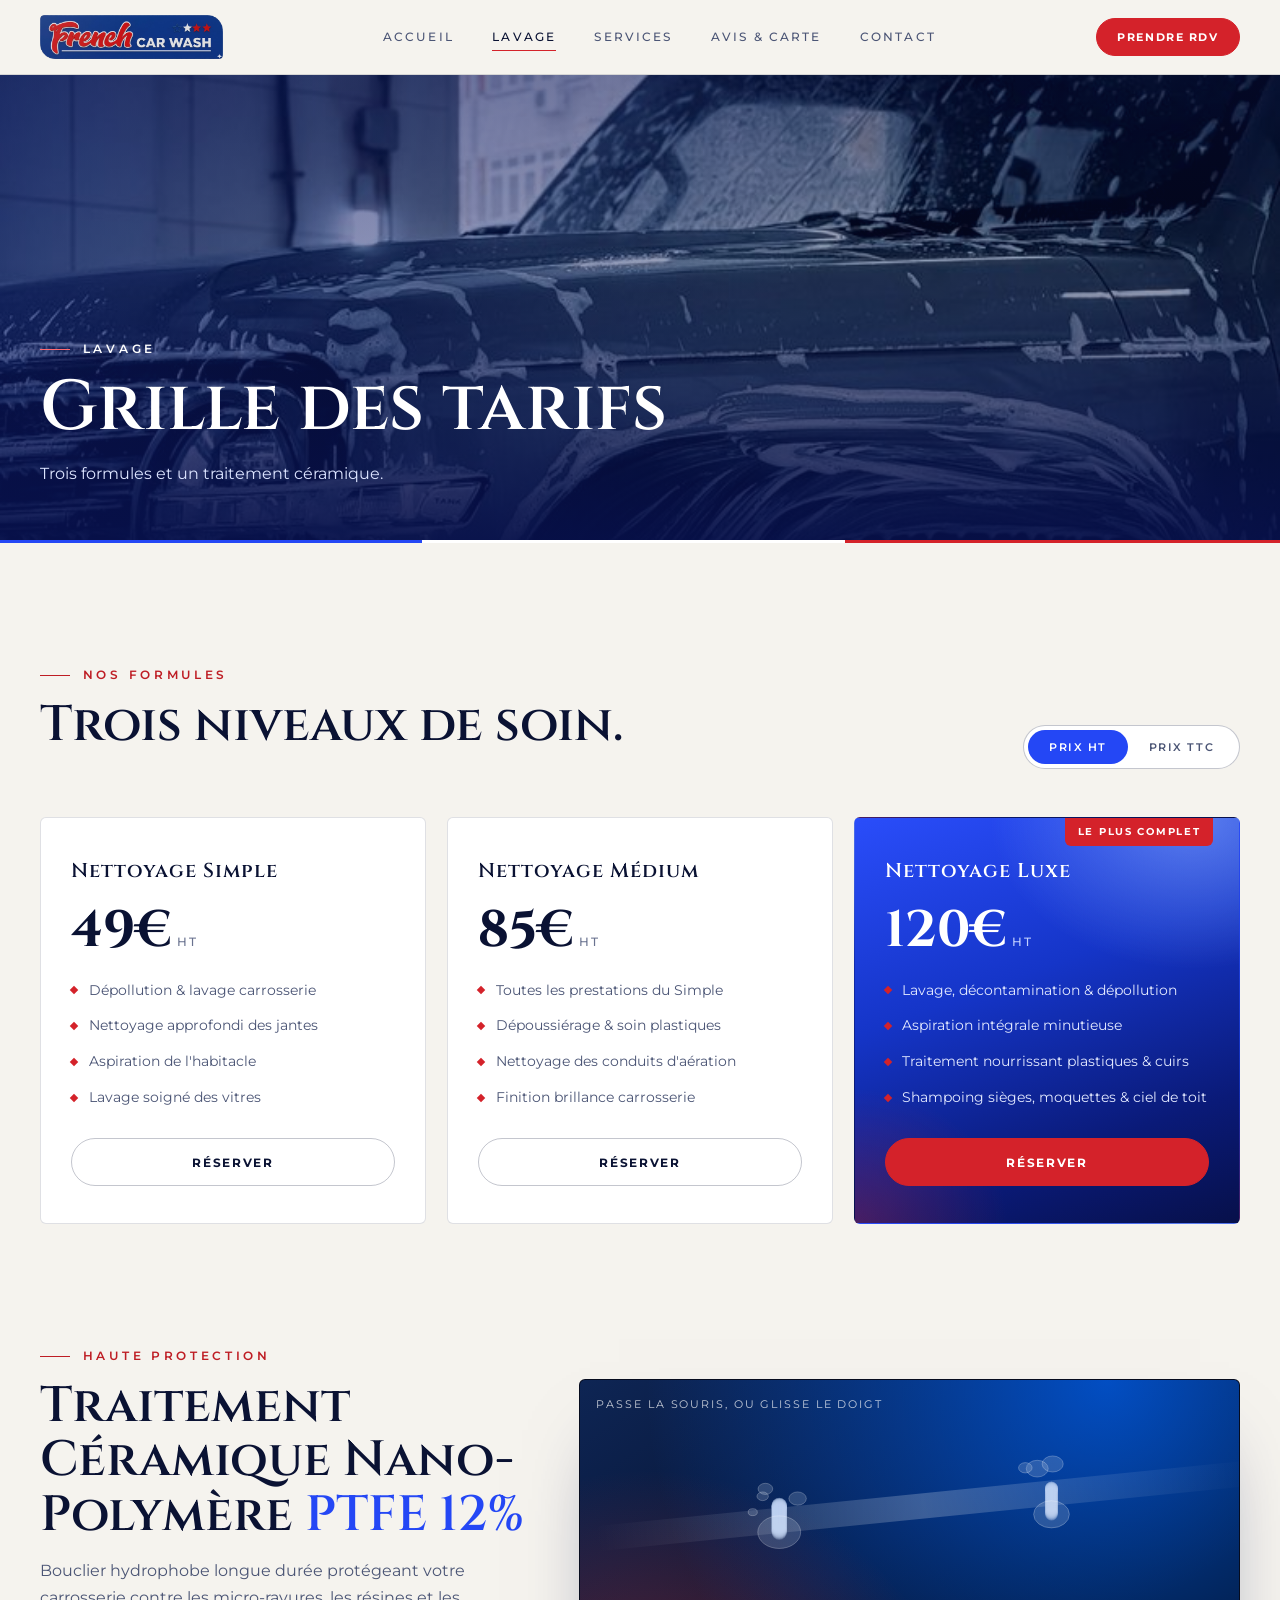
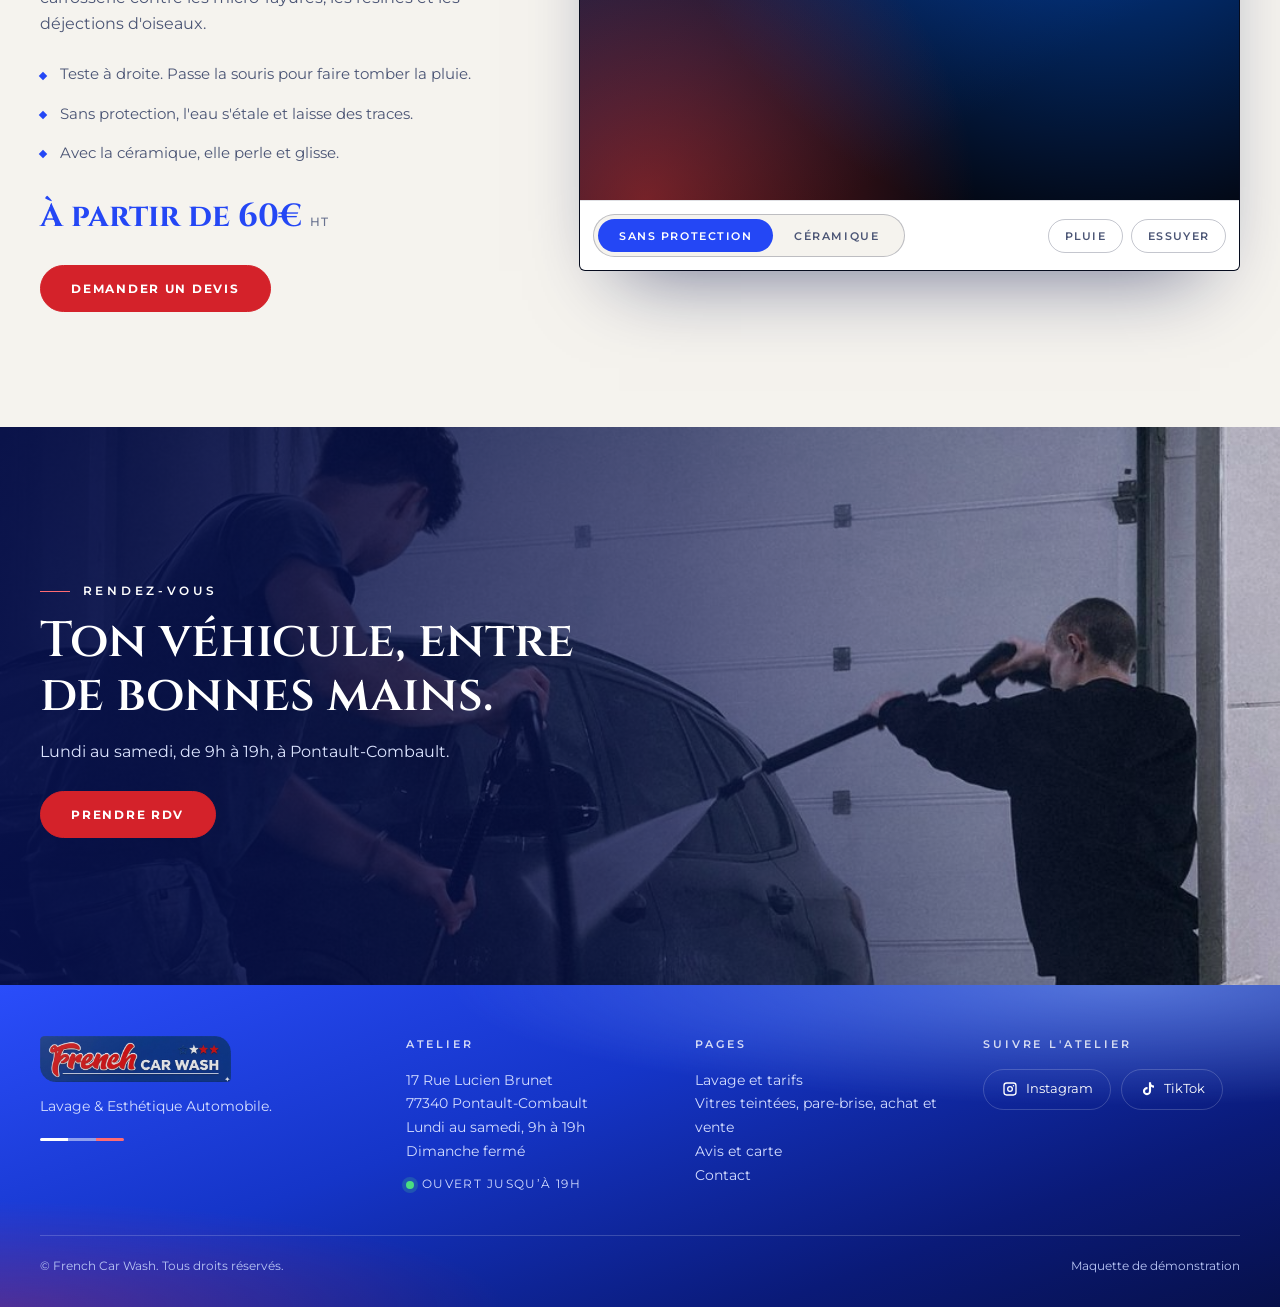
<file: lavage.html>
<!doctype html>
<html lang="fr">
<head>
<meta charset="utf-8">
<meta name="viewport" content="width=device-width, initial-scale=1, viewport-fit=cover">
<title>Lavage et tarifs | French Car Wash</title>
<meta name="description" content="Formules de lavage automobile Simple, Médium et Luxe, et traitement céramique PTFE 12%.">
<link rel="preconnect" href="https://fonts.googleapis.com">
<link rel="preconnect" href="https://fonts.gstatic.com" crossorigin>
<link href="https://fonts.googleapis.com/css2?family=Cinzel:wght@600;700;900&family=Montserrat:wght@300;400;500;600;700&display=swap" rel="stylesheet">
<link rel="stylesheet" href="css/style.css">
<script>(function(){try{if('scrollRestoration' in history)history.scrollRestoration='manual'}catch(e){}try{var d=document.documentElement;if(!matchMedia('(prefers-reduced-motion: reduce)').matches){if(sessionStorage.getItem('fc-nav')){d.classList.add('pt','arr');sessionStorage.removeItem('fc-nav')}else if(!sessionStorage.getItem('fc-seen')){d.classList.add('pt')}sessionStorage.setItem('fc-seen','1')}}catch(e){}})();</script>
</head>
<body>
<div class="curtain" id="curtain" aria-hidden="true"><div class="c-logo"><img src="img/logo.png" alt="" width="620" height="149"><span class="c-shine"></span></div><div class="c-bar"><i></i></div></div>
<header class="header">
  <div class="wrap nav">
    <a class="brand" href="index.html" aria-label="French Car Wash, accueil"><img src="img/logo.png" alt="French Car Wash" width="170" height="41"></a>
    <ul class="links" id="menu"><li><a href="index.html">Accueil</a></li><li><a href="lavage.html" aria-current="page">Lavage</a></li><li><a href="services.html">Services</a></li><li><a href="avis.html">Avis &amp; carte</a></li><li><a href="contact.html">Contact</a></li></ul>
    <a class="btn sm" href="contact.html">Prendre RDV</a>
    <button class="burger" type="button" aria-label="Menu" aria-expanded="false" aria-controls="menu"><i></i></button>
  </div>
</header>
<main>
<section class="phero grain">
  <div class="ph"><img src="img/mousse.jpg" alt="" style="object-position:50% 38%" decoding="async"></div>
  <div class="wrap"><span class="eyebrow">Lavage</span><h1>Grille des tarifs</h1><p class="lead">Trois formules et un traitement céramique.</p></div>
</section>

<section class="block" data-s="formules">
  <div class="wrap">
    <div class="sec-head">
      <div><span class="eyebrow">Nos formules</span><h2 class="h2">Trois niveaux de soin.</h2></div>
      <div class="switch" role="group" aria-label="Affichage des prix"><button type="button" id="btnHT" aria-pressed="true">Prix HT</button><button type="button" id="btnTTC" aria-pressed="false">Prix TTC</button></div>
    </div>
    <div class="cards">
      <article class="card mv"><h3>Nettoyage Simple</h3><div class="price"><span data-ht="49">49</span>€<small class="u">HT</small></div>
        <ul><li>Dépollution &amp; lavage carrosserie</li><li>Nettoyage approfondi des jantes</li><li>Aspiration de l'habitacle</li><li>Lavage soigné des vitres</li></ul>
        <a class="btn ghost" href="contact.html" data-pick="simple">Réserver</a></article>
      <article class="card mv"><h3>Nettoyage Médium</h3><div class="price"><span data-ht="85">85</span>€<small class="u">HT</small></div>
        <ul><li>Toutes les prestations du Simple</li><li>Dépoussiérage &amp; soin plastiques</li><li>Nettoyage des conduits d'aération</li><li>Finition brillance carrosserie</li></ul>
        <a class="btn ghost" href="contact.html" data-pick="medium">Réserver</a></article>
      <article class="card top mv"><span class="badge">Le plus complet</span><h3>Nettoyage Luxe</h3><div class="price"><span data-ht="120">120</span>€<small class="u">HT</small></div>
        <ul><li>Lavage, décontamination &amp; dépollution</li><li>Aspiration intégrale minutieuse</li><li>Traitement nourrissant plastiques &amp; cuirs</li><li>Shampoing sièges, moquettes &amp; ciel de toit</li></ul>
        <a class="btn" href="contact.html" data-pick="luxe">Réserver</a></article>
    </div>
  </div>
</section>

<section class="block" data-s="ceramique" style="padding-top:0">
  <div class="wrap ceramic">
    <div>
      <span class="eyebrow">Haute protection</span>
      <h2 class="h2">Traitement Céramique Nano-Polymère <em class="grad">PTFE 12%</em></h2>
      <p class="lead">Bouclier hydrophobe longue durée protégeant votre carrosserie contre les micro-rayures, les résines et les déjections d'oiseaux.</p>
      <ul class="facts"><li>Teste à droite. Passe la souris pour faire tomber la pluie.</li><li>Sans protection, l'eau s'étale et laisse des traces.</li><li>Avec la céramique, elle perle et glisse.</li></ul>
      <div class="cprice">À partir de <span data-ht="60">60</span>€ <small class="u">HT</small></div>
      <a class="btn" href="contact.html" data-pick="ceramique">Demander un devis</a>
    </div>
    <div class="lab">
      <canvas id="water" aria-label="Simulation de gouttes d'eau sur une carrosserie"></canvas>
      <div class="labhint" id="labhint">Passe la souris, ou glisse le doigt</div>
      <div class="lab-bar">
        <div class="switch" role="group" aria-label="Protection"><button type="button" id="mNu" aria-pressed="true">Sans protection</button><button type="button" id="mCer" aria-pressed="false">Céramique</button></div>
        <div style="display:flex;gap:.5rem"><button class="mini" type="button" id="rain" aria-pressed="false">Pluie</button><button class="mini" type="button" id="clear">Essuyer</button></div>
      </div>
    </div>
  </div>
</section>

<section class="band">
  <div class="ph"><img src="img/jet.jpg" alt="Deux hommes lavant une voiture noire au jet" style="object-position:50% 38%" decoding="async"></div>
  <div class="wrap"><div class="bin mv">
    <span class="eyebrow">Rendez-vous</span>
    <h2 class="h2">Ton véhicule, entre de bonnes mains.</h2>
    <p class="lead">Lundi au samedi, de 9h à 19h, à Pontault-Combault.</p>
    <div style="margin-top:1.6rem"><a class="btn" href="contact.html">Prendre RDV</a></div>
  </div></div>
</section>
</main>
<footer>
  <div class="wrap">
    <div class="foot">
      <div>
        <a class="brand" href="index.html" aria-label="French Car Wash"><img src="img/logo.png" alt="French Car Wash" width="170" height="41"></a>
        <p style="margin-top:.8rem;max-width:30ch">Lavage &amp; Esthétique Automobile.</p>
        <div class="tri" aria-hidden="true"><i></i><i></i><i></i></div>
      </div>
      <div>
        <h4>Atelier</h4>
        <p>17 Rue Lucien Brunet<br>77340 Pontault-Combault</p>
        <p>Lundi au samedi, 9h à 19h<br>Dimanche fermé</p>
        <div class="status"><i></i><span></span></div>
      </div>
      <div>
        <h4>Pages</h4>
        <ul>
          <li><a href="lavage.html">Lavage et tarifs</a></li>
          <li><a href="services.html">Vitres teintées, pare-brise, achat et vente</a></li>
          <li><a href="avis.html">Avis et carte</a></li>
          <li><a href="contact.html">Contact</a></li>
        </ul>
      </div>
      <div>
        <h4>Suivre l'atelier</h4>
        <div class="soc"><a class="pill" href="https://www.instagram.com/frenchcarwash77/" target="_blank" rel="noopener"><svg viewBox="0 0 24 24" aria-hidden="true"><path d="M7 2h10a5 5 0 0 1 5 5v10a5 5 0 0 1-5 5H7a5 5 0 0 1-5-5V7a5 5 0 0 1 5-5zm0 2a3 3 0 0 0-3 3v10a3 3 0 0 0 3 3h10a3 3 0 0 0 3-3V7a3 3 0 0 0-3-3H7zm5 3.5A4.5 4.5 0 1 1 7.5 12 4.5 4.5 0 0 1 12 7.5zm0 2A2.5 2.5 0 1 0 14.5 12 2.5 2.5 0 0 0 12 9.5zM17.2 6a1.1 1.1 0 1 1-1.1 1.1A1.1 1.1 0 0 1 17.2 6z"/></svg>Instagram</a><a class="pill" href="https://www.tiktok.com/@frenchcarwash" target="_blank" rel="noopener"><svg viewBox="0 0 24 24" aria-hidden="true"><path d="M16.6 2h-3.2v13.2a2.9 2.9 0 1 1-2.9-2.9c.3 0 .6 0 .8.1V9.1a6.1 6.1 0 1 0 5.3 6V8.6a7.6 7.6 0 0 0 4.4 1.4V6.8A4.4 4.4 0 0 1 16.6 2z"/></svg>TikTok</a></div>
      </div>
    </div>
    <div class="legal"><span>&copy; French Car Wash. Tous droits réservés.</span><span>Maquette de démonstration</span></div>
  </div>
</footer>
<script src="js/main.js"></script>
</body>
</html>
</file>
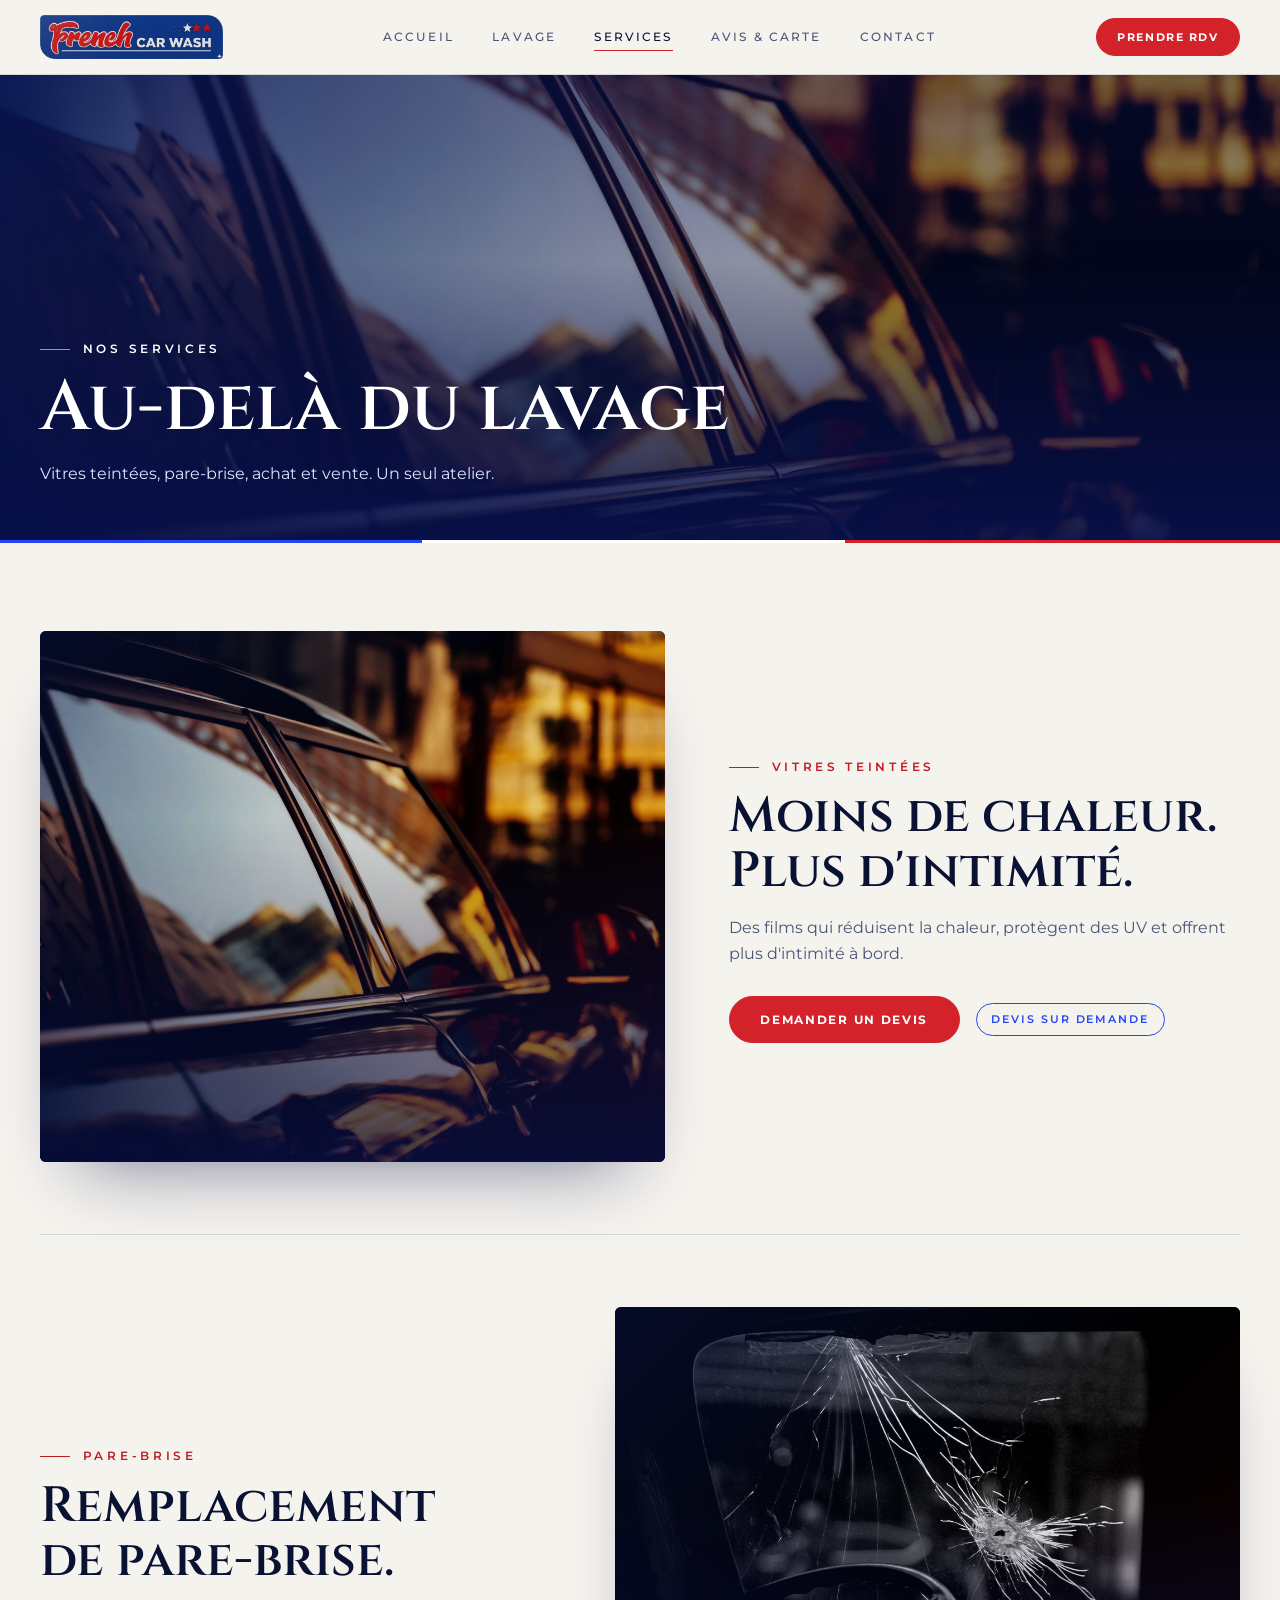
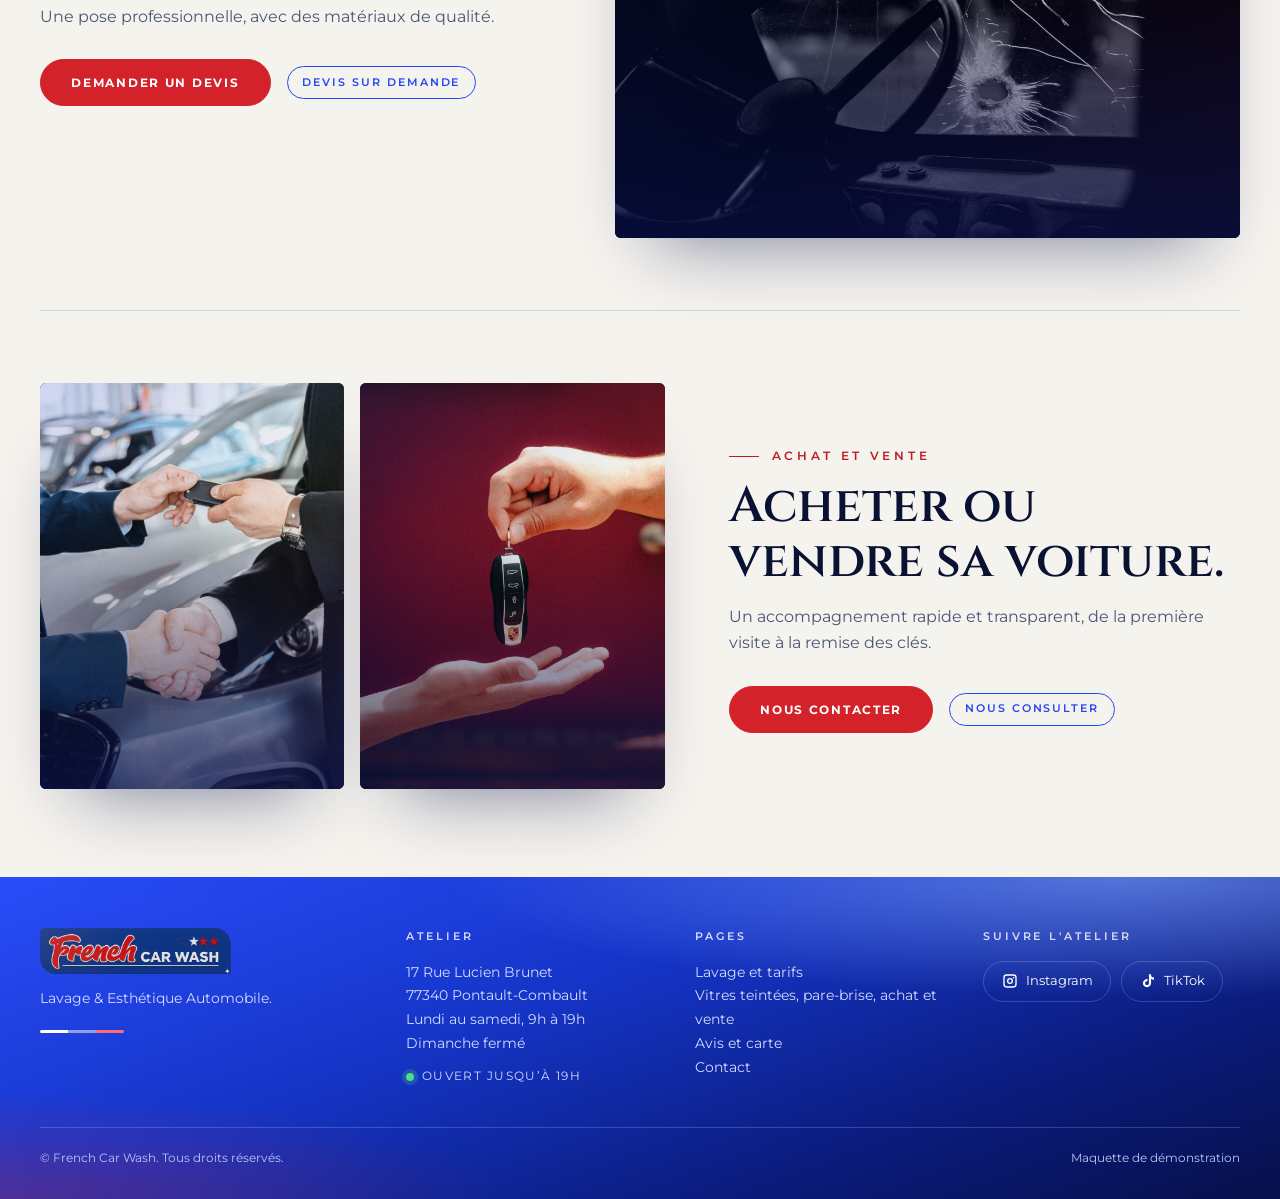
<file: services.html>
<!doctype html>
<html lang="fr">
<head>
<meta charset="utf-8">
<meta name="viewport" content="width=device-width, initial-scale=1, viewport-fit=cover">
<title>Services | French Car Wash</title>
<meta name="description" content="Vitres teintées, remplacement de pare-brise, achat et vente de voiture à Pontault-Combault.">
<link rel="preconnect" href="https://fonts.googleapis.com">
<link rel="preconnect" href="https://fonts.gstatic.com" crossorigin>
<link href="https://fonts.googleapis.com/css2?family=Cinzel:wght@600;700;900&family=Montserrat:wght@300;400;500;600;700&display=swap" rel="stylesheet">
<link rel="stylesheet" href="css/style.css">
<script>(function(){try{if('scrollRestoration' in history)history.scrollRestoration='manual'}catch(e){}try{var d=document.documentElement;if(!matchMedia('(prefers-reduced-motion: reduce)').matches){if(sessionStorage.getItem('fc-nav')){d.classList.add('pt','arr');sessionStorage.removeItem('fc-nav')}else if(!sessionStorage.getItem('fc-seen')){d.classList.add('pt')}sessionStorage.setItem('fc-seen','1')}}catch(e){}})();</script>
</head>
<body>
<div class="curtain" id="curtain" aria-hidden="true"><div class="c-logo"><img src="img/logo.png" alt="" width="620" height="149"><span class="c-shine"></span></div><div class="c-bar"><i></i></div></div>
<header class="header">
  <div class="wrap nav">
    <a class="brand" href="index.html" aria-label="French Car Wash, accueil"><img src="img/logo.png" alt="French Car Wash" width="170" height="41"></a>
    <ul class="links" id="menu"><li><a href="index.html">Accueil</a></li><li><a href="lavage.html">Lavage</a></li><li><a href="services.html" aria-current="page">Services</a></li><li><a href="avis.html">Avis &amp; carte</a></li><li><a href="contact.html">Contact</a></li></ul>
    <a class="btn sm" href="contact.html">Prendre RDV</a>
    <button class="burger" type="button" aria-label="Menu" aria-expanded="false" aria-controls="menu"><i></i></button>
  </div>
</header>
<main>
<section class="phero grain">
  <div class="ph"><img src="img/vitre.jpg" alt="" style="object-position:65% 50%" decoding="async"></div>
  <div class="wrap"><span class="eyebrow">Nos services</span><h1>Au-delà du lavage</h1><p class="lead">Vitres teintées, pare-brise, achat et vente. Un seul atelier.</p></div>
</section>

<section class="block" style="padding-block:1rem">
  <div class="wrap">
    <div class="row" data-s="vitres">
      <div class="ph" ><img src="img/vitre.jpg" alt="Reflets de bâtiments sur une vitre de voiture" style="object-position:70% 50%" decoding="async"></div>
      <div class="mv"><span class="eyebrow">Vitres teintées</span><h2 class="h2">Moins de chaleur. Plus d'intimité.</h2>
        <p class="lead">Des films qui réduisent la chaleur, protègent des UV et offrent plus d'intimité à bord.</p>
        <div class="acts"><a class="btn" href="contact.html" data-pick="vitres">Demander un devis</a><span class="tag">Devis sur demande</span></div></div>
    </div>
    <div class="row rev" data-s="parebrise">
      <div class="ph"><img src="img/parebrise.jpg" alt="Pare-brise fissuré" style="object-position:50% 35%" decoding="async"></div>
      <div class="mv"><span class="eyebrow">Pare-brise</span><h2 class="h2">Remplacement de pare-brise.</h2>
        <p class="lead">Une pose professionnelle, avec des matériaux de qualité.</p>
        <div class="acts"><a class="btn" href="contact.html" data-pick="parebrise">Demander un devis</a><span class="tag">Devis sur demande</span></div></div>
    </div>
    <div class="row" data-s="vente">
      <div class="duo-ph"><div class="ph"><img src="img/poignee.jpg" alt="Poignée de main et remise de clés" style="object-position:45% 50%" decoding="async"></div><div class="ph"><img src="img/cle.jpg" alt="Clé de voiture remise dans une main" style="object-position:50% 35%" decoding="async"></div></div>
      <div class="mv"><span class="eyebrow">Achat et vente</span><h2 class="h2">Acheter ou vendre sa voiture.</h2>
        <p class="lead">Un accompagnement rapide et transparent, de la première visite à la remise des clés.</p>
        <div class="acts"><a class="btn" href="contact.html" data-pick="vente">Nous contacter</a><span class="tag">Nous consulter</span></div></div>
    </div>
  </div>
</section>
</main>
<footer>
  <div class="wrap">
    <div class="foot">
      <div>
        <a class="brand" href="index.html" aria-label="French Car Wash"><img src="img/logo.png" alt="French Car Wash" width="170" height="41"></a>
        <p style="margin-top:.8rem;max-width:30ch">Lavage &amp; Esthétique Automobile.</p>
        <div class="tri" aria-hidden="true"><i></i><i></i><i></i></div>
      </div>
      <div>
        <h4>Atelier</h4>
        <p>17 Rue Lucien Brunet<br>77340 Pontault-Combault</p>
        <p>Lundi au samedi, 9h à 19h<br>Dimanche fermé</p>
        <div class="status"><i></i><span></span></div>
      </div>
      <div>
        <h4>Pages</h4>
        <ul>
          <li><a href="lavage.html">Lavage et tarifs</a></li>
          <li><a href="services.html">Vitres teintées, pare-brise, achat et vente</a></li>
          <li><a href="avis.html">Avis et carte</a></li>
          <li><a href="contact.html">Contact</a></li>
        </ul>
      </div>
      <div>
        <h4>Suivre l'atelier</h4>
        <div class="soc"><a class="pill" href="https://www.instagram.com/frenchcarwash77/" target="_blank" rel="noopener"><svg viewBox="0 0 24 24" aria-hidden="true"><path d="M7 2h10a5 5 0 0 1 5 5v10a5 5 0 0 1-5 5H7a5 5 0 0 1-5-5V7a5 5 0 0 1 5-5zm0 2a3 3 0 0 0-3 3v10a3 3 0 0 0 3 3h10a3 3 0 0 0 3-3V7a3 3 0 0 0-3-3H7zm5 3.5A4.5 4.5 0 1 1 7.5 12 4.5 4.5 0 0 1 12 7.5zm0 2A2.5 2.5 0 1 0 14.5 12 2.5 2.5 0 0 0 12 9.5zM17.2 6a1.1 1.1 0 1 1-1.1 1.1A1.1 1.1 0 0 1 17.2 6z"/></svg>Instagram</a><a class="pill" href="https://www.tiktok.com/@frenchcarwash" target="_blank" rel="noopener"><svg viewBox="0 0 24 24" aria-hidden="true"><path d="M16.6 2h-3.2v13.2a2.9 2.9 0 1 1-2.9-2.9c.3 0 .6 0 .8.1V9.1a6.1 6.1 0 1 0 5.3 6V8.6a7.6 7.6 0 0 0 4.4 1.4V6.8A4.4 4.4 0 0 1 16.6 2z"/></svg>TikTok</a></div>
      </div>
    </div>
    <div class="legal"><span>&copy; French Car Wash. Tous droits réservés.</span><span>Maquette de démonstration</span></div>
  </div>
</footer>
<script src="js/main.js"></script>
</body>
</html>
</file>
<file: css/style.css>
/* French Car Wash. Direction : galerie claire, ivoire et blanc, bleu cobalt lumineux, rouge en accent. */
:root{
  --ivory:#F5F3EE; --paper:#FFFFFF;
  --ink:#0A1233; --ink-2:#4B5575; --ink-3:#69728F;
  --navy:#07104A; --navy-2:#0B1B6B;
  --cobalt:#2447F5; --cobalt-hi:#6F93FF; --sky:#B9CBFF;
  --red:#D4222A; --red-hover:#B91B22; --red-ink:#BE1D24; --red-lite:#FF6B72;
  --line:rgba(10,18,51,.13); --line-2:rgba(10,18,51,.24);
  --wline:rgba(255,255,255,.18);
  --blue-grad:radial-gradient(85% 60% at 88% 0%,rgba(140,176,255,.55),transparent 62%),radial-gradient(60% 50% at 0% 100%,rgba(212,34,42,.30),transparent 66%),linear-gradient(160deg,#2A4DFA 0%,#1535C8 40%,#0A1A78 76%,#07104A 100%);
  --font-display:'Cinzel','Times New Roman',serif;
  --font-body:'Montserrat',system-ui,sans-serif;
  --gl:max(20px,env(safe-area-inset-left,0px)); --gr:max(20px,env(safe-area-inset-right,0px));
  --hh:72px; --r:6px;
  --ease:cubic-bezier(.2,.7,.2,1); --ease-io:cubic-bezier(.77,0,.18,1);
  color-scheme:light;
}
*,*::before,*::after{box-sizing:border-box;margin:0;padding:0}
html{scroll-behavior:smooth}
body{background:var(--ivory);color:var(--ink);font-family:var(--font-body);line-height:1.65;overflow-x:clip;-webkit-font-smoothing:antialiased}
img{display:block;max-width:100%}
a{color:inherit;text-decoration:none}
h1,h2,h3{font-family:var(--font-display);color:var(--ink)}
::selection{background:var(--cobalt);color:#fff}
:focus-visible{outline:2px solid var(--cobalt);outline-offset:3px;border-radius:4px}
.wrap{max-width:1240px;margin:0 auto;padding-left:var(--gl);padding-right:var(--gr)}
.eyebrow{display:inline-flex;align-items:center;gap:.8rem;color:var(--red-ink);font-size:.72rem;font-weight:600;letter-spacing:.32em;text-transform:uppercase}
.eyebrow::before{content:"";width:30px;height:1px;background:currentColor}
.h2{font-size:clamp(1.9rem,4.2vw,3.1rem);line-height:1.1;font-weight:600;margin:.8rem 0 1rem;text-wrap:balance}
.lead{color:var(--ink-2);max-width:56ch}
em.grad{font-style:normal;color:var(--cobalt)}

/* en-tete */
body::before{content:"";position:fixed;inset:0 0 auto;height:env(safe-area-inset-top,0px);z-index:90;background:var(--ivory)}
.header{position:sticky;top:env(safe-area-inset-top,0px);z-index:80;background:var(--ivory);border-bottom:1px solid var(--line)}
.nav{display:flex;align-items:center;justify-content:space-between;gap:1.2rem;height:var(--hh)}
.brand{display:block;line-height:0}
.brand img{height:44px;width:auto;display:block}
.links{display:flex;gap:2.4rem;list-style:none}
.links a{position:relative;font-size:.74rem;font-weight:500;letter-spacing:.18em;text-transform:uppercase;color:var(--ink-2);padding:.4rem 0;transition:color .25s}
.links a::after{content:"";position:absolute;left:0;right:0;bottom:0;height:1px;background:var(--red);transform:scaleX(0);transform-origin:left;transition:transform .4s var(--ease)}
.links a:hover,.links a[aria-current="page"]{color:var(--ink)}
.links a:hover::after,.links a[aria-current="page"]::after{transform:scaleX(1)}
.burger{display:none;width:44px;height:44px;background:none;border:1px solid var(--line-2);border-radius:50%;cursor:pointer;position:relative}
.burger i,.burger i::before{position:absolute;left:13px;right:13px;height:1.5px;background:var(--ink);transition:transform .3s}
.burger i{top:21px}.burger i::before{content:"";left:0;right:0;top:-6px;box-shadow:0 12px 0 var(--ink)}
.header.open .burger i{transform:rotate(45deg)}
.header.open .burger i::before{transform:translateY(6px) rotate(90deg);box-shadow:none}

.btn{display:inline-flex;align-items:center;justify-content:center;gap:.6rem;background:var(--red);color:#fff;font:700 .76rem var(--font-body);letter-spacing:.14em;text-transform:uppercase;padding:.95rem 1.9rem;border-radius:999px;border:1px solid var(--red);cursor:pointer;transition:transform .3s var(--ease),background .3s,box-shadow .3s,border-color .3s,color .3s}
.btn:hover{background:var(--red-hover);border-color:var(--red-hover);box-shadow:0 14px 30px -10px rgba(212,34,42,.55)}
.btn.ghost{background:transparent;color:var(--ink);border-color:var(--line-2)}
.btn.ghost:hover{background:var(--ink);border-color:var(--ink);color:#fff;box-shadow:none}
.btn.sm{padding:.7rem 1.3rem;font-size:.68rem}
.dark .btn.ghost,.band .btn.ghost,.phero .btn.ghost,.panelblue .btn.ghost{color:#fff;border-color:rgba(255,255,255,.5)}
.dark .btn.ghost:hover,.band .btn.ghost:hover,.phero .btn.ghost:hover{background:#fff;border-color:#fff;color:var(--navy)}

/* photos */
.ph{position:relative;overflow:hidden;background:#0b1236}
.ph img{width:100%;height:100%;object-fit:cover;filter:saturate(.92) contrast(1.05) brightness(.94);transition:transform 1.4s var(--ease)}
.ph::after{content:"";position:absolute;inset:0;pointer-events:none;background:linear-gradient(180deg,rgba(7,16,74,0) 35%,rgba(7,16,74,.72) 100%),linear-gradient(135deg,rgba(36,71,245,.16),transparent 50%,rgba(212,34,42,.1))}

/* hero */
.lhero{position:relative;overflow:hidden;background:var(--ivory);min-height:calc(100vh - var(--hh));min-height:calc(100svh - var(--hh));display:flex;align-items:center}
.lhero::before{content:"";position:absolute;top:0;right:0;bottom:0;width:42%;background:var(--blue-grad)}
.lhero::after{content:"";position:absolute;right:0;bottom:0;width:42%;height:3px;background:linear-gradient(90deg,var(--red),#fff 60%,var(--cobalt-hi))}
.lgrid{position:relative;z-index:1;display:grid;grid-template-columns:1fr 1.08fr;gap:clamp(2rem,5vw,5rem);align-items:center;padding-block:clamp(2.5rem,6vh,4.5rem);width:100%}
.lhero h1{font-size:clamp(2.4rem,4.9vw,4.3rem);line-height:1.06;font-weight:600;text-wrap:balance;margin:1.2rem 0 0}
.lhero h1 em{font-style:normal;display:block;color:var(--cobalt)}
.lhero .lead{margin-top:1.5rem;font-size:1.02rem}
.rule3{display:flex;height:2px;width:72px;margin:1.8rem 0 0}
.rule3 i{flex:1}.rule3 i:nth-child(1){background:var(--cobalt)}.rule3 i:nth-child(2){background:#fff;box-shadow:inset 0 0 0 1px var(--line)}.rule3 i:nth-child(3){background:var(--red)}
.lhero .cta{display:flex;gap:.8rem;flex-wrap:wrap;margin-top:2rem}
.lmeta{display:flex;gap:1.6rem;flex-wrap:wrap;align-items:center;margin-top:2.2rem;padding-top:1.2rem;border-top:1px solid var(--line);color:var(--ink-2);font-size:.82rem;letter-spacing:.04em}
.lmeta b{color:var(--ink);font-weight:600}
.lmeta .status{margin:0}

.plate{position:relative;isolation:isolate;margin:0 0 0 -4%;width:104%;max-width:700px;justify-self:end}
.plate .mat{position:relative;padding:12px;background:#fff;box-shadow:0 50px 90px -30px rgba(7,16,74,.65),0 0 0 1px rgba(10,18,51,.06)}
.plate .mat::before{content:"";position:absolute;top:18px;left:18px;right:-18px;bottom:-18px;border:1px solid rgba(255,255,255,.7);pointer-events:none;z-index:-1}
.plate .mat .imgwrap{overflow:hidden}
.plate .mat img{width:100%;height:auto;aspect-ratio:368/208;object-fit:cover;filter:saturate(1.02) contrast(1.03)}
.plate figcaption{display:flex;justify-content:flex-end;margin-top:2.4rem;font-size:.64rem;letter-spacing:.26em;text-transform:uppercase;color:rgba(255,255,255,.85)}
.badge-rot{position:absolute;z-index:3;top:-46px;left:-30px;width:112px;height:112px;border-radius:50%;background:var(--ivory);box-shadow:0 18px 40px -12px rgba(7,16,74,.55);display:grid;place-items:center;color:var(--ink)}
.badge-rot svg{position:absolute;inset:0;width:100%;height:100%;animation:spin 22s linear infinite}
.badge-rot text{font:600 8.4px var(--font-body);letter-spacing:.14em;fill:var(--ink)}
.badge-rot b{font-size:1.15rem;color:var(--red);line-height:1}
@keyframes spin{to{transform:rotate(360deg)}}

/* bandeau defilant */
.marq{background:var(--navy);color:#fff;overflow:hidden;white-space:nowrap;border-block:1px solid var(--navy-2)}
.marq-track{display:inline-flex;padding:1.05rem 0;animation:marq 42s linear infinite;font-family:var(--font-display);font-size:.9rem;letter-spacing:.24em;text-transform:uppercase}
.marq-track span{padding:0 1.6rem}
.marq-track span::after{content:"✦";margin-left:3.2rem;color:var(--red-lite);font-size:.7rem}
@keyframes marq{to{transform:translateX(-50%)}}

section.block{padding-block:clamp(4rem,9vw,7.5rem)}
.dark{background:var(--blue-grad);color:#fff}
.dark h2,.dark h3{color:#fff}
.dark .lead{color:#D3DCFF}
.dark .eyebrow,.band .eyebrow,.phero .eyebrow{color:#fff}
.dark .eyebrow::before,.band .eyebrow::before,.phero .eyebrow::before{background:var(--red-lite)}
.sec-head{display:flex;justify-content:space-between;align-items:flex-end;gap:2rem;flex-wrap:wrap;margin-bottom:clamp(1.8rem,4vw,3rem)}

/* atelier */
.atelier{display:grid;grid-template-columns:1fr 1fr;gap:clamp(2rem,6vw,6rem);align-items:center}
.stats{display:grid;grid-template-columns:1fr;border-top:1px solid var(--line-2)}
.stats div{display:flex;justify-content:space-between;align-items:baseline;gap:1rem;padding:1.4rem 0;border-bottom:1px solid var(--line)}
.stats b{font-family:var(--font-display);font-size:1.6rem;font-weight:600;letter-spacing:.03em}
.stats span{font-size:.82rem;color:var(--ink-3);letter-spacing:.06em;text-align:right}

/* formules, apercu (sur bleu) */
.fstrip{display:grid;grid-template-columns:repeat(3,minmax(0,1fr));border:1px solid var(--wline)}
.fstrip a{display:flex;flex-direction:column;gap:.5rem;padding:2.2rem 1.9rem;border-right:1px solid var(--wline);transition:background .35s}
.fstrip a:last-child{border-right:0}
.fstrip a:hover{background:rgba(255,255,255,.08)}
.fstrip b{font-family:var(--font-display);font-size:1.15rem;letter-spacing:.07em;font-weight:600;color:#fff}
.fstrip p{color:#D3DCFF;font-size:.9rem}
.fstrip .more{margin-top:auto;padding-top:.8rem;font-size:.66rem;letter-spacing:.22em;text-transform:uppercase;color:#fff;font-weight:600}
.fstrip .more::after{content:" →";color:var(--red-lite)}
.gp{font-family:var(--font-display);font-size:2.4rem;font-weight:700;line-height:1.1}
.gp small{font:500 .68rem var(--font-body);letter-spacing:.14em;opacity:.7}

/* metiers */
.svc{display:grid;grid-template-columns:repeat(4,minmax(0,1fr));gap:1rem}
.svc a{position:relative;display:block;aspect-ratio:3/4.3;border-radius:var(--r);overflow:hidden}
.svc a .ph{position:absolute;inset:0}
.svc a:hover .ph img{transform:scale(1.07)}
.svc .cap{position:absolute;left:0;right:0;bottom:0;z-index:3;padding:1.5rem 1.3rem;color:#fff}
.svc .cap h3{font-size:1.25rem;font-weight:600;letter-spacing:.05em;color:#fff}
.svc .cap p{font-size:.84rem;color:#DCE4FF;margin-top:.3rem}
.svc .cap span{display:inline-block;margin-top:.9rem;font-size:.66rem;letter-spacing:.22em;text-transform:uppercase;color:#fff;font-weight:600;border-bottom:1px solid var(--red-lite);padding-bottom:3px}

/* bandeau photo */
.band{position:relative;min-height:clamp(420px,62vh,640px);display:grid;align-items:center;overflow:hidden}
.band .ph{position:absolute;inset:0}
.band .ph::after{background:linear-gradient(90deg,rgba(7,16,74,.95) 0%,rgba(7,16,74,.62) 52%,rgba(7,16,74,.12) 100%)}
.band .wrap{position:relative;z-index:3;width:100%}
.band .bin{max-width:540px}
.band h2,.band .lead{color:#fff}
.band .lead{color:#DCE4FF}

/* infos */
.info{display:grid;grid-template-columns:repeat(3,minmax(0,1fr));border:1px solid var(--line-2);border-radius:var(--r);overflow:hidden;background:var(--paper)}
.info>div{padding:1.9rem 1.7rem;border-right:1px solid var(--line)}
.info>div:last-child{border-right:0}
.info h3{font-family:var(--font-body);font-size:.68rem;font-weight:600;letter-spacing:.26em;text-transform:uppercase;color:var(--red-ink);margin-bottom:.7rem}
.info p{color:var(--ink-2);font-size:.95rem}
.info strong{color:var(--ink);font-weight:600}
.status{display:inline-flex;align-items:center;gap:.5rem;margin-top:.7rem;font-size:.74rem;letter-spacing:.12em;text-transform:uppercase;color:var(--ink-2)}
.status i{width:8px;height:8px;border-radius:50%;background:var(--ink-3)}
.status.ok i{background:#16A34A;box-shadow:0 0 0 4px rgba(22,163,74,.18)}
.status.ko i{background:var(--red)}

/* pages interieures */
.phero{position:relative;min-height:clamp(340px,52vh,520px);display:flex;align-items:flex-end;overflow:hidden;color:#fff}
.phero .ph{position:absolute;inset:0}
.phero .ph::after{background:linear-gradient(180deg,rgba(7,16,74,.5) 0%,rgba(7,16,74,.35) 40%,rgba(7,16,74,.94) 100%),linear-gradient(120deg,rgba(36,71,245,.3),transparent 60%)}
.phero .wrap{position:relative;z-index:3;padding-block:5rem clamp(2rem,5vw,3.5rem);width:100%}
.phero h1{font-size:clamp(1.8rem,6vw,4.4rem);font-weight:600;line-height:1.04;margin-top:.8rem;color:#fff}
.phero .lead{margin-top:1rem;color:#DCE4FF;max-width:52ch}
.phero h1{min-height:1.04em}
.phero::after{content:"";position:absolute;left:0;right:0;bottom:0;height:3px;z-index:4;background:linear-gradient(90deg,var(--cobalt) 0 33%,#fff 33% 66%,var(--red) 66%)}

/* tarifs */
.switch{display:inline-flex;padding:4px;border-radius:999px;background:var(--paper);border:1px solid var(--line-2)}
.switch button{font:600 .7rem var(--font-body);letter-spacing:.14em;text-transform:uppercase;color:var(--ink-2);background:none;border:0;padding:.6rem 1.3rem;border-radius:999px;cursor:pointer;transition:background .25s,color .25s}
.switch button[aria-pressed="true"]{background:var(--cobalt);color:#fff}
.cards{display:grid;grid-template-columns:repeat(3,minmax(0,1fr));gap:1.3rem}
.card{position:relative;display:flex;flex-direction:column;padding:2.3rem 1.9rem;border-radius:var(--r);background:var(--paper);border:1px solid var(--line);overflow:hidden;transition:transform .4s var(--ease),border-color .35s,box-shadow .4s}
.card::before{content:"";position:absolute;inset:0;background:radial-gradient(380px circle at var(--x,50%) var(--y,0%),rgba(36,71,245,.12),transparent 60%);opacity:0;transition:opacity .3s;pointer-events:none}
.card:hover{transform:translateY(-6px);border-color:var(--cobalt);box-shadow:0 30px 60px -28px rgba(21,53,200,.45)}
.card:hover::before{opacity:1}
.card>*{position:relative}
.card h3{font-size:1.25rem;letter-spacing:.05em;font-weight:600}
.card.top{background:var(--blue-grad);border-color:transparent;color:#fff}
.card.top h3{color:#fff}
.card.top::before{background:radial-gradient(380px circle at var(--x,50%) var(--y,0%),rgba(255,255,255,.16),transparent 60%)}
.badge{position:absolute;top:0;right:1.6rem;font-size:.6rem;letter-spacing:.18em;text-transform:uppercase;font-weight:700;padding:.4rem .8rem;border-radius:0 0 6px 6px;background:var(--red);color:#fff}
.price{margin:1.1rem 0 1.4rem;font-family:var(--font-display);font-size:3.2rem;font-weight:700;line-height:1;font-variant-numeric:tabular-nums}
.price small{font:500 .76rem var(--font-body);letter-spacing:.14em;color:var(--ink-3);margin-left:.35rem}
.card.top .price small{color:#C3D0FF}
.card ul{list-style:none;flex:1;margin-bottom:1.8rem;display:grid;gap:.75rem}
.card li{display:flex;gap:.7rem;font-size:.9rem;color:var(--ink-2)}
.card.top li{color:#E3E9FF}
.card li::before{content:"";flex:none;width:6px;height:6px;margin-top:.55rem;background:var(--red);transform:rotate(45deg)}
.card .btn{width:100%}
.card.top .btn.ghost{color:#fff;border-color:rgba(255,255,255,.5)}

.ceramic{display:grid;grid-template-columns:.85fr 1.15fr;gap:clamp(1.5rem,4vw,3.5rem);align-items:center}
.lab{border-radius:var(--r);overflow:hidden;border:1px solid var(--line-2);background:#050a18;position:relative;box-shadow:0 40px 80px -40px rgba(7,16,74,.6)}
.lab canvas{display:block;width:100%;height:clamp(260px,38vw,420px);touch-action:none;cursor:crosshair}
.lab-bar{display:flex;flex-wrap:wrap;gap:.6rem;justify-content:space-between;align-items:center;padding:.8rem;border-top:1px solid var(--line);background:var(--paper)}
.lab-bar .switch{margin:0;background:var(--ivory)}
.mini{font:600 .68rem var(--font-body);letter-spacing:.12em;text-transform:uppercase;color:var(--ink-2);background:none;border:1px solid var(--line-2);border-radius:999px;padding:.55rem 1rem;cursor:pointer;transition:border-color .25s,color .25s,background .25s}
.mini:hover,.mini[aria-pressed="true"]{border-color:var(--cobalt);color:var(--cobalt)}
.labhint{position:absolute;left:1rem;top:1rem;font-size:.66rem;letter-spacing:.18em;text-transform:uppercase;color:rgba(255,255,255,.75);pointer-events:none;transition:opacity .4s}
.facts{display:grid;gap:.9rem;margin-top:1.5rem;list-style:none}
.facts li{display:flex;gap:.9rem;color:var(--ink-2);font-size:.95rem}
.facts li::before{content:"";flex:none;width:6px;height:6px;margin-top:.7rem;background:var(--cobalt);transform:rotate(45deg)}
.cprice{font-family:var(--font-display);font-size:2rem;font-weight:700;margin:1.6rem 0 1.3rem;color:var(--cobalt)}
.cprice small{font:500 .76rem var(--font-body);color:var(--ink-3);letter-spacing:.1em}

/* services */
.row{display:grid;grid-template-columns:1.1fr .9fr;gap:clamp(1.5rem,5vw,5rem);align-items:center;padding-block:clamp(2.5rem,6vw,4.5rem);border-bottom:1px solid var(--line)}
.row:last-of-type{border-bottom:0}
.row.rev{grid-template-columns:.9fr 1.1fr}
.row.rev .ph{order:2}
.row .ph{aspect-ratio:4/3.4;border-radius:var(--r);box-shadow:0 40px 70px -40px rgba(7,16,74,.55)}
.row:hover .ph img{transform:scale(1.04)}
.acts{display:flex;align-items:center;gap:1rem;flex-wrap:wrap;margin-top:1.8rem}
.row .tag{display:inline-block;padding:.4rem .9rem;border:1px solid var(--cobalt);border-radius:999px;font-size:.68rem;letter-spacing:.18em;text-transform:uppercase;color:var(--cobalt);font-weight:600}
.duo-ph{display:grid;grid-template-columns:1fr 1fr;gap:1rem}
.duo-ph .ph{aspect-ratio:3/4}

/* contact */
.contact{display:grid;grid-template-columns:.9fr 1.1fr;gap:clamp(1.5rem,5vw,4rem);align-items:start}
form{display:grid;gap:1.1rem;padding:clamp(1.4rem,3vw,2.4rem);border-radius:var(--r);background:var(--paper);border:1px solid var(--line);box-shadow:0 40px 80px -50px rgba(7,16,74,.45)}
label{display:block;font-size:.68rem;letter-spacing:.2em;text-transform:uppercase;color:var(--cobalt);font-weight:600;margin-bottom:.45rem}
.fld{width:100%;padding:.95rem 1.1rem;border-radius:4px;border:1px solid var(--line-2);background:var(--ivory);color:var(--ink);font:400 .95rem var(--font-body);transition:border-color .25s,box-shadow .25s,background .25s}
.fld::placeholder{color:var(--ink-3)}
.fld:focus{outline:none;border-color:var(--cobalt);background:#fff;box-shadow:0 0 0 4px rgba(36,71,245,.14)}
.note{font-size:.82rem;color:var(--ink-3);min-height:1.2em}
.note.ok{color:var(--cobalt)}
.hours{list-style:none;margin-top:1rem;border-top:1px solid var(--line-2)}
.hours li span:last-child{white-space:nowrap}
.hours li{display:flex;justify-content:space-between;gap:1rem;padding:.75rem 0;border-bottom:1px solid var(--line);color:var(--ink-2);font-size:.95rem}
.hours li.today{color:var(--ink);font-weight:600}
.hours li.today span:first-child::after{content:"  aujourd'hui";color:var(--red-ink);font-size:.68rem;letter-spacing:.14em;text-transform:uppercase;margin-left:.5rem}
.addr{font-size:1.15rem;line-height:1.55;margin-top:1rem}
.addr a{border-bottom:1px solid var(--red)}

/* pied de page */
footer{background:var(--blue-grad);color:#fff;padding-block:3.2rem 2rem}
.foot{display:grid;grid-template-columns:1.3fr 1fr 1fr 1fr;gap:2rem}
.foot h4{font-family:var(--font-body);font-size:.68rem;font-weight:600;letter-spacing:.26em;text-transform:uppercase;color:#fff;margin-bottom:.9rem;opacity:.8}
.foot p,.foot li{color:#D3DCFF;font-size:.9rem;list-style:none}
.foot a:hover{color:#fff}
footer .status{color:#D3DCFF}
footer .status.ok i{background:#4ADE80;box-shadow:0 0 0 4px rgba(74,222,128,.2)}
footer .status.ko i{background:var(--red-lite)}
.soc{display:flex;gap:.6rem;flex-wrap:wrap}
.pill{display:inline-flex;align-items:center;gap:.5rem;border:1px solid var(--line-2);border-radius:999px;padding:.55rem 1.1rem;font-size:.82rem;color:var(--ink);transition:border-color .25s,background .25s,color .25s}
.pill:hover{border-color:var(--ink);background:var(--ink);color:#fff}
footer .pill{border-color:var(--wline);color:#fff}
footer .pill:hover{border-color:#fff;background:rgba(255,255,255,.1)}
.pill svg{width:16px;height:16px;fill:currentColor}
.legal{margin-top:2.4rem;padding-top:1.2rem;border-top:1px solid var(--wline);color:#B9C6F5;font-size:.78rem;display:flex;justify-content:space-between;gap:1rem;flex-wrap:wrap}
.tri{display:flex;height:3px;width:84px;margin-top:1.2rem;border-radius:3px;overflow:hidden}
.tri i{flex:1}.tri i:nth-child(1){background:#fff}.tri i:nth-child(2){background:#fff;opacity:.5}.tri i:nth-child(3){background:var(--red-lite)}
footer .brand img{height:46px}

/* apparition au defilement */
.mv{opacity:0;transform:translateY(26px);transition:opacity .9s var(--ease),transform .9s var(--ease)}
.mv.in{opacity:1;transform:none}

/* entree du hero apres la transition */
.rise{animation:rise 1s var(--ease) both;animation-delay:var(--d,0s)}
html.pt .rise{animation:none;opacity:0;transform:translateY(30px);animation:show 0s 4s forwards}
@keyframes rise{from{opacity:0;transform:translateY(30px)}to{opacity:1;transform:none}}
@keyframes show{to{opacity:1;transform:none}}
.plate.rise{animation-name:riseimg}
@keyframes riseimg{from{opacity:0;transform:translateY(40px) scale(.97)}to{opacity:1;transform:none}}

/* rideau de transition : le logo et son reflet */
.curtain{display:none}
html.pt .curtain{position:fixed;inset:0;z-index:500;display:flex;flex-direction:column;align-items:center;justify-content:center;background:radial-gradient(46% 40% at 50% 46%,rgba(70,110,255,.6),transparent 72%),linear-gradient(160deg,#0B1B6B,#07104A 60%,#050A33);clip-path:inset(0 0 0 0);pointer-events:none;animation:failsafe 0s 3s forwards}
@keyframes failsafe{to{visibility:hidden}}
html.pt .curtain.out{clip-path:inset(0 0 100% 0);transition:clip-path .6s var(--ease-io)}
html.pt .curtain.pre{clip-path:inset(100% 0 0 0);transition:none;animation:none}
html.pt .curtain.go{clip-path:inset(0 0 0 0);transition:clip-path .45s var(--ease-io);pointer-events:auto;animation:none}
.c-logo{position:relative;width:min(340px,66vw);line-height:0;border-radius:16% / 30%;overflow:hidden;opacity:0;transform:scale(.94);animation:logoin .5s var(--ease) .05s forwards;box-shadow:0 0 0 2px rgba(255,255,255,.92),0 30px 80px -20px rgba(0,0,0,.65)}
.c-logo img{width:100%;height:auto}
.c-shine{position:absolute;inset:0;background:linear-gradient(110deg,transparent 36%,rgba(255,255,255,.75) 50%,transparent 64%);transform:translateX(-130%);animation:sweep .8s ease-in-out .35s forwards}
.c-bar{width:min(240px,52vw);height:2px;margin-top:2rem;background:rgba(255,255,255,.22);overflow:hidden}
.c-bar i{display:block;height:100%;transform:scaleX(0);transform-origin:left;background:linear-gradient(90deg,#fff 0 70%,var(--red-lite));animation:bar 1.1s var(--ease-io) .05s forwards}
@keyframes logoin{to{opacity:1;transform:none}}
@keyframes sweep{to{transform:translateX(130%)}}
@keyframes bar{to{transform:scaleX(1)}}
html.arr .c-logo{opacity:1;transform:none;animation:none}
html.arr .c-shine{animation:sweep .55s ease-in-out .05s forwards}
html.arr .c-bar{opacity:0}
html.pt .curtain.go .c-logo{opacity:0;transform:scale(.94);animation:logoin2 .3s var(--ease) .15s forwards}
html.pt .curtain.go .c-shine{display:block;transform:translateX(-130%);animation:sweep2 .5s ease-in-out .3s forwards}
html.pt .curtain.go .c-bar{opacity:0}
@keyframes logoin2{to{opacity:1;transform:none}}
@keyframes sweep2{to{transform:translateX(130%)}}
@keyframes bar2{to{transform:scaleX(1)}}

@media (max-width:900px){
  .links{display:none;position:absolute;top:var(--hh);left:0;right:0;flex-direction:column;gap:0;background:var(--ivory);border-bottom:1px solid var(--line);padding:.6rem var(--gr) 1.2rem var(--gl)}
  .header.open .links{display:flex}
  .links a{display:block;padding:1rem 0;border-bottom:1px solid var(--line)}
  .burger{display:block}
  .nav .btn{display:none}
  .brand img{height:40px}
  .lhero{display:block;min-height:0}
  .lhero::before,.lhero::after{display:none}
  .lgrid{grid-template-columns:1fr;gap:0;padding-block:2.5rem 0}
  .panelblue{margin:2.8rem calc(-1 * var(--gr)) 0 calc(-1 * var(--gl));padding:3.2rem var(--gr) 2.6rem var(--gl);background:var(--blue-grad)}
  .plate{margin:0 18px 0 0;width:auto;max-width:none;justify-self:stretch}
  .badge-rot{top:-62px;left:auto;right:-6px;width:96px;height:96px}
  .svc{grid-template-columns:repeat(2,minmax(0,1fr))}
  .cards{grid-template-columns:1fr}
  .ceramic,.row,.row.rev,.contact,.foot,.info,.atelier,.fstrip{grid-template-columns:1fr}
  .row.rev .ph{order:0}
  .info>div{border-right:0;border-bottom:1px solid var(--line)}
  .info>div:last-child{border-bottom:0}
  .fstrip a{border-right:0;border-bottom:1px solid var(--wline)}
  .fstrip a:last-child{border-bottom:0}
}
@media (max-width:520px){.svc{grid-template-columns:1fr}.svc a{aspect-ratio:4/3.6}}
@media (min-width:901px){.panelblue{display:contents}}
@media (prefers-reduced-motion:reduce){
  html{scroll-behavior:auto}
  .marq-track,.badge-rot svg,.rise{animation:none}
  .mv{opacity:1;transform:none;transition:none}
  .ph img{transition:none}
  .btn,.card{transition:none}
  .curtain{display:none!important}
}

/* avis et carte */
.access{display:grid;grid-template-columns:.8fr 1.2fr;gap:clamp(1.5rem,4vw,3.5rem);align-items:stretch}
.gcard{display:flex;flex-direction:column;justify-content:center;gap:1rem;padding:clamp(1.6rem,3vw,2.6rem);border-radius:var(--r);background:var(--blue-grad);color:#fff}
.gcard h3{color:#fff;font-size:1.5rem;font-weight:600;letter-spacing:.04em}
.gcard p{color:#D3DCFF}
.gcard .cta{display:flex;gap:.7rem;flex-wrap:wrap;margin-top:.6rem}
.gcard .btn.ghost{color:#fff;border-color:rgba(255,255,255,.5)}
.gcard .btn.ghost:hover{background:#fff;border-color:#fff;color:var(--navy)}
.map{position:relative;min-height:340px;border-radius:var(--r);overflow:hidden;border:1px solid var(--line-2);box-shadow:0 40px 80px -50px rgba(7,16,74,.55);background:#dfe3ee}
.map iframe{position:absolute;inset:0;width:100%;height:100%;border:0}
@media (max-width:900px){.access{grid-template-columns:1fr}.map{min-height:300px}}

/* page avis et carte */
.mapwrap{display:grid;grid-template-columns:1.5fr .8fr;gap:clamp(1rem,2.5vw,1.8rem);align-items:stretch}
.mapwrap .map{min-height:460px}
.side{display:flex;flex-direction:column;padding:clamp(1.5rem,3vw,2.2rem);border:1px solid var(--line-2);border-radius:var(--r);background:var(--paper)}
.side h3{font-family:var(--font-body);font-size:.68rem;font-weight:600;letter-spacing:.26em;text-transform:uppercase;color:var(--red-ink);margin-bottom:.7rem}
.side .addr{margin:0 0 .4rem}
.side .hours{margin-top:1.4rem}
.side .btn{margin-top:auto;align-self:flex-start}
.side .status{margin:.9rem 0 1.4rem}
.gbig{display:grid;grid-template-columns:1fr auto;gap:2rem;align-items:center;padding:clamp(1.8rem,4vw,3rem);border-radius:var(--r);background:var(--blue-grad);color:#fff}
.gbig h2{color:#fff;margin-top:.6rem}
.gbig p{color:#D3DCFF;max-width:52ch}
.gbig .cta{display:flex;gap:.7rem;flex-wrap:wrap}
.gbig .btn.ghost{color:#fff;border-color:rgba(255,255,255,.5)}
.gbig .btn.ghost:hover{background:#fff;border-color:#fff;color:var(--navy)}
.gbig .eyebrow{color:#fff}
.reviews{display:grid;grid-template-columns:repeat(3,minmax(0,1fr));gap:1.2rem;margin-top:1.4rem}
.rv{padding:1.7rem;border:1px solid var(--line);border-radius:var(--r);background:var(--paper)}
.rv .st{color:var(--red);letter-spacing:.2em;font-size:.9rem}
.rv p{margin-top:.8rem;color:var(--ink-2);font-size:.95rem}
.rv b{display:block;margin-top:1rem;font-size:.78rem;letter-spacing:.14em;text-transform:uppercase}
@media (max-width:900px){.mapwrap,.gbig,.reviews{grid-template-columns:1fr}.mapwrap .map{min-height:320px}}
.mapfb{position:absolute;inset:0;display:flex;flex-direction:column;justify-content:center;align-items:center;gap:.4rem;text-align:center;color:#fff;background:var(--blue-grad)}
.mapfb b{font-family:var(--font-display);font-size:1.4rem;letter-spacing:.05em}
.mapfb span{color:#D3DCFF}
.mapfb em{margin-top:.8rem;font-style:normal;font-size:.7rem;letter-spacing:.22em;text-transform:uppercase;border-bottom:1px solid var(--red-lite);padding-bottom:3px}

.score{display:flex;align-items:center;gap:1.6rem;flex-wrap:wrap;padding:1.4rem 1.8rem;border:1px solid var(--line-2);border-radius:var(--r);background:var(--paper)}
.score .big{font-family:var(--font-display);font-size:3.2rem;font-weight:700;line-height:1;color:var(--ink)}
.score .big small{font-size:1.2rem;color:var(--ink-3);margin-left:.2rem}
.score .st{color:var(--red);letter-spacing:.2em}
.score p{color:var(--ink-2);font-size:.9rem;margin-top:.2rem}
.score .btn{margin-left:auto}
.rv{display:flex;flex-direction:column}
.rv small{margin-top:.2rem;font-size:.7rem;letter-spacing:.12em;color:var(--ink-3);text-transform:uppercase}
.rv p{flex:1}
@media (max-width:900px){.score .btn{margin-left:0}}
</file>
